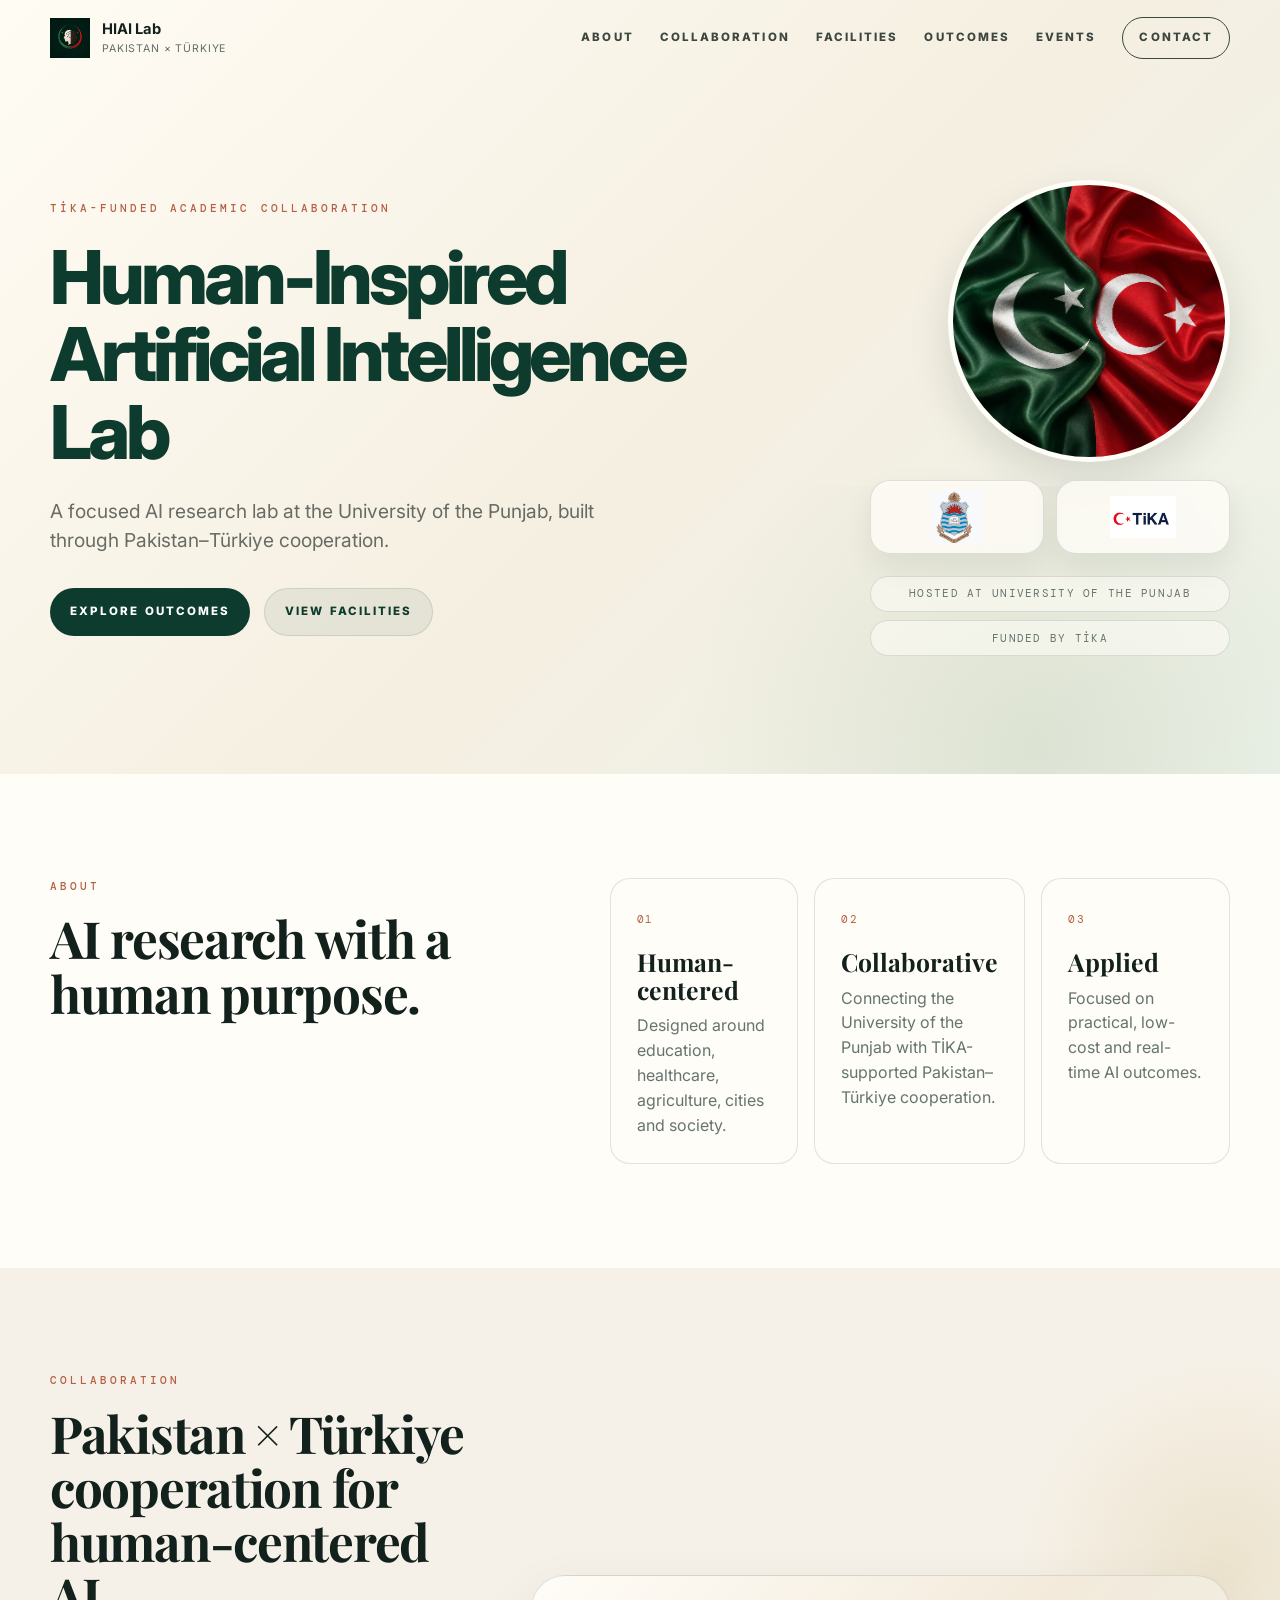
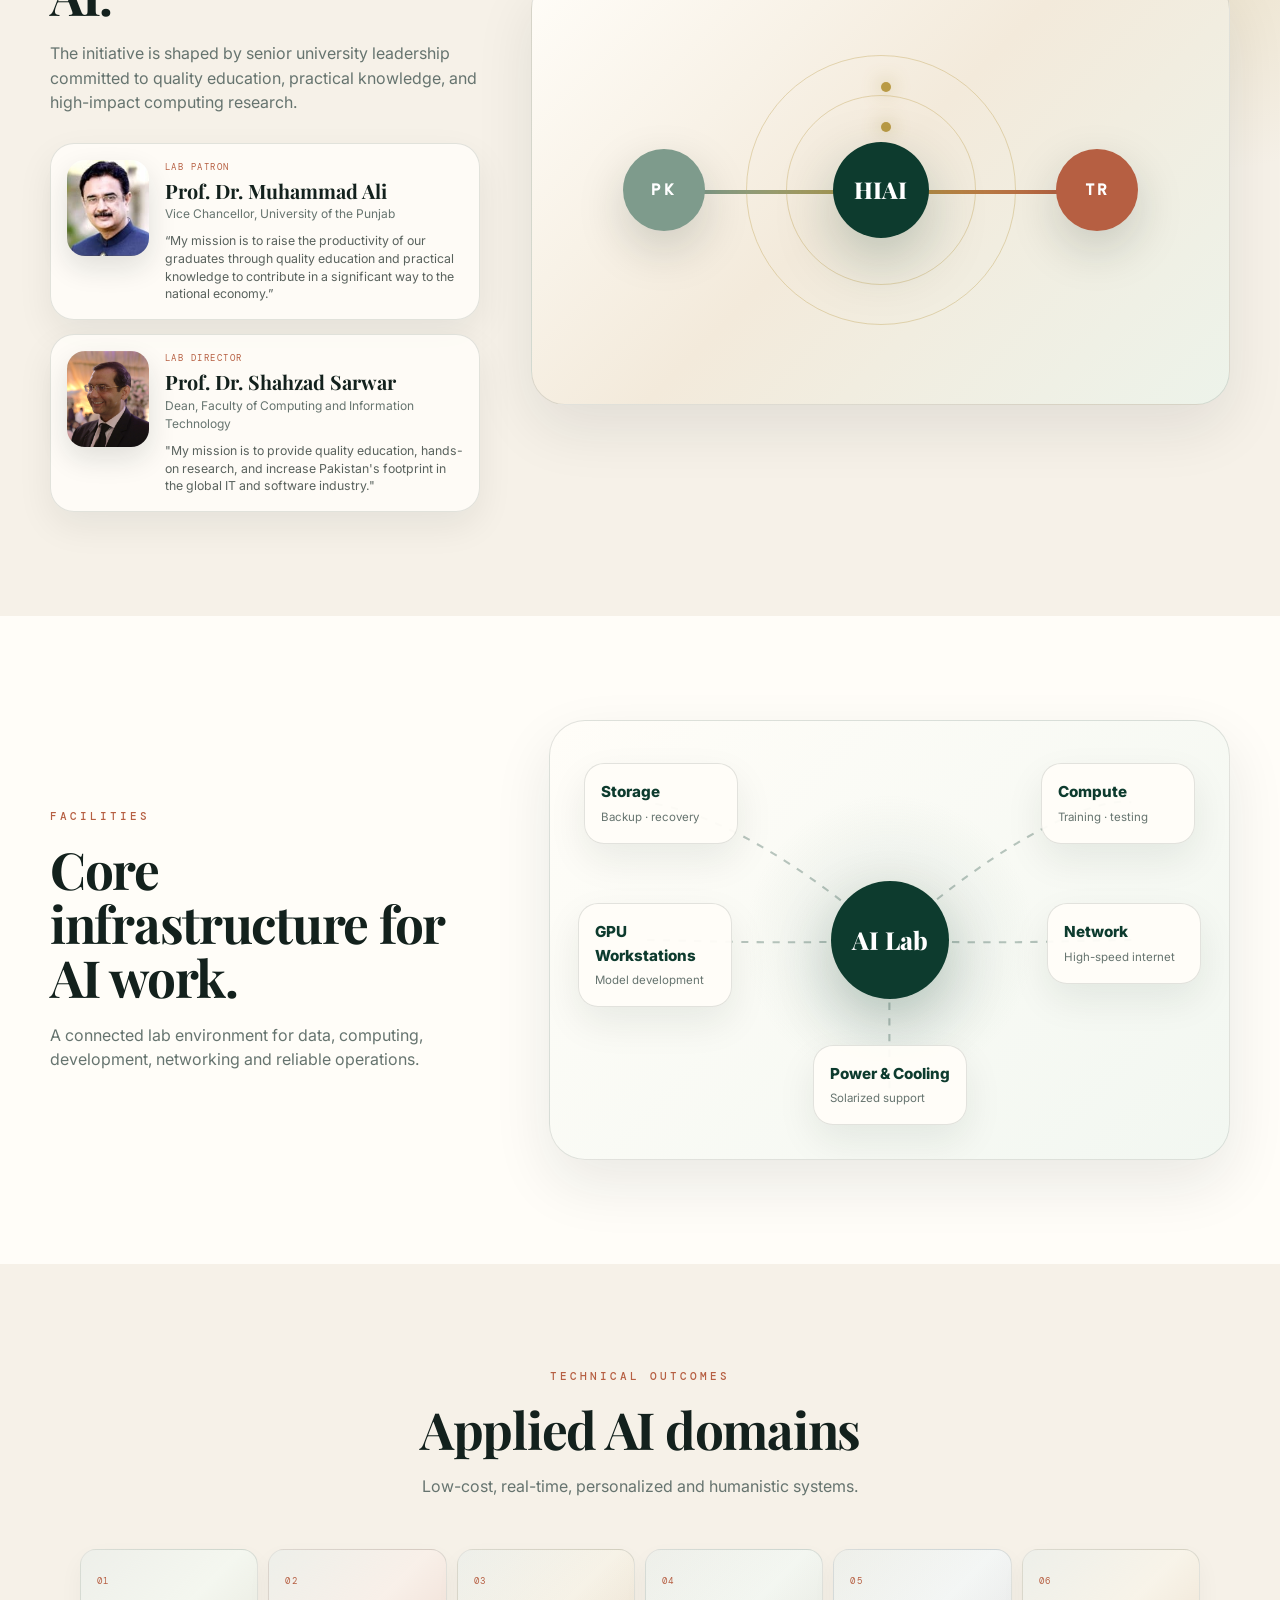
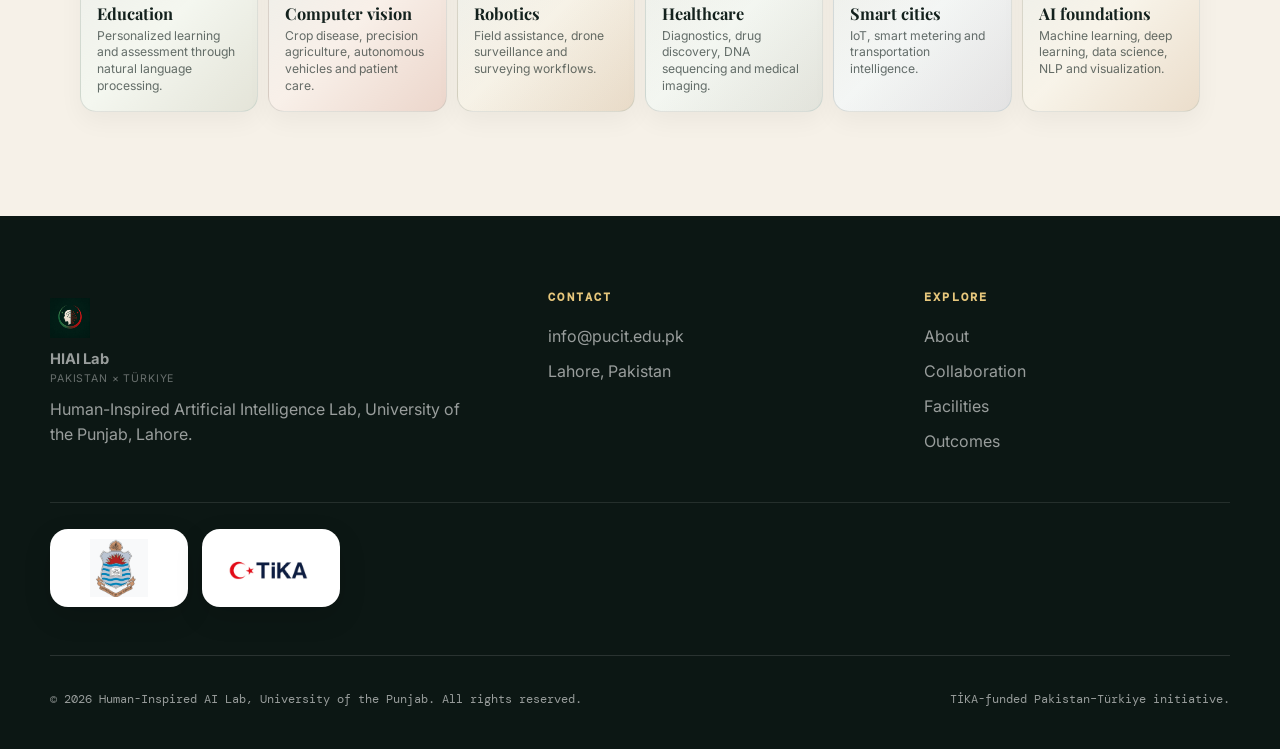
<file: index.html>
<!DOCTYPE html>
<html lang="en">
<head>
  <meta charset="UTF-8" />
  <meta name="viewport" content="width=device-width, initial-scale=1.0" />
  <meta name="description" content="Human-Inspired Artificial Intelligence Lab — a Pakistan–Türkiye collaboration at the University of the Punjab." />
  <title>HIAI Lab | FCIT</title>
  <link rel="preconnect" href="https://fonts.googleapis.com">
  <link rel="preconnect" href="https://fonts.gstatic.com" crossorigin>
  <link href="https://fonts.googleapis.com/css2?family=DM+Mono:wght@400;500&family=Inter:wght@300;400;500;600;700&family=Playfair+Display:wght@600;700;800&display=swap" rel="stylesheet">
  <link rel="stylesheet" href="styles.css" />
  <link rel="icon" type="image/jpeg" href="assets/hiai-logo.jpeg">
  <link rel="apple-touch-icon" href="assets/hiai-logo.jpeg">
</head>
<body>
  <a class="skip-link" href="#main">Skip to content</a>

  <header class="site-header" id="siteHeader">
    <div class="container header-inner">
     <a class="brand" href="#home" aria-label="HIAI Lab home">
  <img src="assets/hiai-logo.jpeg" alt="HIAI Lab logo" class="brand-mark-img" style="height: 40px; width: 40px; object-fit: contain;">
        <span class="brand-copy">
          <strong>HIAI Lab</strong>
          <small>Pakistan × Türkiye</small>
        </span>
      </a>

      <button class="menu-toggle" id="menuToggle" aria-controls="siteNav" aria-expanded="false">
        <span></span><span></span>
        <span class="sr-only">Toggle menu</span>
      </button>

      <nav class="site-nav" id="siteNav" aria-label="Main navigation">
        <a href="#about">About</a>
        <a href="#host">Collaboration</a>
        <a href="#facilities">Facilities</a>
        <a href="#outcomes">Outcomes</a>
        <a href="events.html" class="active">Events</a>
        <a href="#contact" class="nav-cta">Contact</a>
      </nav>
    </div>
  </header>

  <main id="main">
    <section class="hero" id="home" aria-labelledby="hero-title">
      <div class="container hero-inner">
        <div class="hero-copy reveal visible">
          <p class="eyebrow">TİKA-funded academic collaboration</p>
          <h1 id="hero-title">Human-Inspired Artificial Intelligence Lab</h1>
          <p class="hero-lead">A focused AI research lab at the University of the Punjab, built through Pakistan–Türkiye cooperation.</p>
          <div class="hero-actions">
            <a class="btn btn-primary" href="#outcomes">Explore outcomes</a>
            <a class="btn btn-soft" href="#facilities">View facilities</a>
          </div>

        </div>

        <aside class="hero-card reveal visible" aria-label="Pakistan and Türkiye collaboration image">
          <div class="hero-flag-circle">
            <img src="assets/pakistan-turkiye-flags.png" alt="Pakistan and Türkiye flags blended together" loading="eager">
          </div>
          <div class="hero-partner-logos" aria-label="Project partner logos">
            <div class="hero-logo-box">
              <img class="pu-logo" src="assets/pu-logo.png" alt="University of the Punjab logo">
            </div>
            <div class="hero-logo-box">
              <img class="tika-logo" src="assets/tika-logo.png" alt="TİKA logo">
            </div>
          </div>
          <div class="hero-mini-grid">
            <span>Hosted at University of the Punjab</span>
            <span>Funded by TİKA</span>
          </div>
        </aside>
      </div>
    </section>

    <section class="overview section-pad" id="about">
      <div class="container split">
        <div class="section-heading reveal">
          <p class="eyebrow">About</p>
          <h2>AI research with a human purpose.</h2>
        </div>
        <div class="overview-cards reveal">
          <article>
            <span>01</span>
            <h3>Human-centered</h3>
            <p>Designed around education, healthcare, agriculture, cities and society.</p>
          </article>
          <article>
            <span>02</span>
            <h3>Collaborative</h3>
            <p>Connecting the University of the Punjab with TİKA-supported Pakistan–Türkiye cooperation.</p>
          </article>
          <article>
            <span>03</span>
            <h3>Applied</h3>
            <p>Focused on practical, low-cost and real-time AI outcomes.</p>
          </article>
        </div>
      </div>
    </section>

    <section class="host-collab section-pad" id="host">
      <div class="container host-collab-grid">
        <div class="section-heading reveal collab-copy">
          <p class="eyebrow">Collaboration</p>
          <h2>Pakistan × Türkiye cooperation for human-centered AI.</h2>
          <p class="compact-copy">The initiative is shaped by senior university leadership committed to quality education, practical knowledge, and high-impact computing research.</p>

          <div class="leadership-grid">
            <article class="leadership-card">
              <img src="assets/vc-prof-muhammad-ali.jpeg" alt="Prof. Dr. Muhammad Ali, Vice Chancellor, University of the Punjab">
              <div>
                <span>Lab Patron</span>
                <h3>Prof. Dr. Muhammad Ali</h3>
                <p class="leader-role">Vice Chancellor, University of the Punjab</p>
                <blockquote>“My mission is to raise the productivity of our graduates through quality education and practical knowledge to contribute in a significant way to the national economy.”</blockquote>
              </div>
            </article>

            <article class="leadership-card">
              <img src="assets/dean-prof-shahzad-sarwar.png" alt="Prof. Dr. Shahzad Sarwar, Dean, Faculty of Computing and Information Technology">
              <div>
                <span>Lab Director</span>
                <h3>Prof. Dr. Shahzad Sarwar</h3>
                <p class="leader-role">Dean, Faculty of Computing and Information Technology</p>
                <blockquote> "My mission is to provide quality education, hands-on research, and increase Pakistan's footprint in the global IT and software industry."</blockquote>
              </div>
            </article>
          </div>
        </div>

        <div class="interactive-bridge reveal" aria-label="Pakistan and Türkiye collaboration graphic">
          <div class="bridge-orbit bridge-orbit-one"></div>
          <div class="bridge-orbit bridge-orbit-two"></div>
          <button class="country-node pk-node" type="button" data-target="pkPanel" aria-controls="pkPanel" aria-expanded="false">PK</button>
          <button class="country-node tr-node" type="button" data-target="trPanel" aria-controls="trPanel" aria-expanded="false">TR</button>
          <div class="bridge-path"></div>
          <div class="bridge-core">HIAI</div>

          <article class="bridge-detail pk-detail" id="pkPanel" data-panel="pkPanel">
            <span>Pakistan · PU</span>
            <h3>Host institution</h3>
            <div class="detail-facts">
              <strong>1882</strong><em>PU established</em>
              <strong>50K+</strong><em>PU students</em>
              <strong>19</strong><em>Faculties</em>
              <strong>90%</strong><em>Employability</em>
            </div>
          </article>

          <article class="bridge-detail tr-detail" id="trPanel" data-panel="trPanel">
            <span>Türkiye · TİKA</span>
            <h3>Cooperation support</h3>
            <div class="detail-facts">
              <strong>01</strong><em>Funding</em>
              <strong>02</strong><em>Training</em>
              <strong>03</strong><em>Mobility</em>
              <strong>04</strong><em>Research</em>
            </div>
          </article>
        </div>
      </div>
    </section>

    <section class="facilities section-pad" id="facilities">
      <div class="container infra-grid">
        <div class="section-heading reveal">
          <p class="eyebrow">Facilities</p>
          <h2>Core infrastructure for AI work.</h2>
          <p class="compact-copy">A connected lab environment for data, computing, development, networking and reliable operations.</p>
        </div>

        <div class="infra-diagram reveal" aria-label="Core infrastructure diagram">
          <div class="infra-center">AI Lab</div>
          <div class="infra-item item-storage"><span>Storage</span><small>Backup · recovery</small></div>
          <div class="infra-item item-server"><span>Compute</span><small>Training · testing</small></div>
          <div class="infra-item item-gpu"><span>GPU Workstations</span><small>Model development</small></div>
          <div class="infra-item item-network"><span>Network</span><small>High-speed internet</small></div>
          <div class="infra-item item-power"><span>Power & Cooling</span><small>Solarized support</small></div>
          <svg class="infra-lines" viewBox="0 0 640 420" aria-hidden="true">
            <path d="M320 210 C210 115 135 85 88 78" />
            <path d="M320 210 C430 110 520 72 552 78" />
            <path d="M320 210 C210 215 130 210 80 210" />
            <path d="M320 210 C430 215 500 210 560 210" />
            <path d="M320 210 C320 300 320 350 320 365" />
          </svg>
        </div>
      </div>
    </section>

    <section class="outcomes section-pad" id="outcomes">
      <div class="container">
        <div class="section-heading center reveal">
          <p class="eyebrow">Technical outcomes</p>
          <h2>Applied AI domains</h2>
          <p>Low-cost, real-time, personalized and humanistic systems.</p>
        </div>
        <div class="outcome-card-grid reveal" aria-label="Applied AI domains">
          <article class="outcome-card outcome-education">
            <span>01</span>
            <h3>Education</h3>
            <p>Personalized learning and assessment through natural language processing.</p>
          </article>
          <article class="outcome-card outcome-vision">
            <span>02</span>
            <h3>Computer vision</h3>
            <p>Crop disease, precision agriculture, autonomous vehicles and patient care.</p>
          </article>
          <article class="outcome-card outcome-robotics">
            <span>03</span>
            <h3>Robotics</h3>
            <p>Field assistance, drone surveillance and surveying workflows.</p>
          </article>
          <article class="outcome-card outcome-health">
            <span>04</span>
            <h3>Healthcare</h3>
            <p>Diagnostics, drug discovery, DNA sequencing and medical imaging.</p>
          </article>
          <article class="outcome-card outcome-cities">
            <span>05</span>
            <h3>Smart cities</h3>
            <p>IoT, smart metering and transportation intelligence.</p>
          </article>
          <article class="outcome-card outcome-foundations">
            <span>06</span>
            <h3>AI foundations</h3>
            <p>Machine learning, deep learning, data science, NLP and visualization.</p>
          </article>
        </div>      </div>
    </section>

  </main>

  <footer class="footer" id="contact">
    <div class="container footer-grid">
      <div>
       <a class="brand footer-brand" href="#home" aria-label="HIAI Lab home">
  <img src="assets/hiai-logo.jpeg" alt="HIAI Lab logo" class="brand-mark-img" style="height: 40px; width: 40px; object-fit: contain;">
          <span><strong>HIAI Lab</strong><small>Pakistan × Türkiye</small></span>
        </a>
        <p>Human-Inspired Artificial Intelligence Lab, University of the Punjab, Lahore.</p>
      </div>
      <div>
        <h4>Contact</h4>
        <a href="mailto:info@pucit.edu.pk">info@pucit.edu.pk</a>
        <span>Lahore, Pakistan</span>
      </div>
      <div>
        <h4>Explore</h4>
        <a href="#about">About</a>
        <a href="#host">Collaboration</a>
        <a href="#facilities">Facilities</a>
        <a href="#outcomes">Outcomes</a>
      </div>
    </div>
    <div class="container footer-logo-row" aria-label="Project logos">
      <span class="footer-logo-box"><img class="pu-logo" src="assets/pu-logo.png" alt="University of the Punjab logo"></span>
      <span class="footer-logo-box"><img class="tika-logo" src="assets/tika-logo.png" alt="TİKA logo"></span>
    </div>

    <div class="container footer-bottom">
      <span>© 2026 Human-Inspired AI Lab, University of the Punjab. All rights reserved.</span>
      <span>TİKA-funded Pakistan–Türkiye initiative.</span>
    </div>
  </footer>

  <script src="script.js"></script>
</body>
</html>
</file>
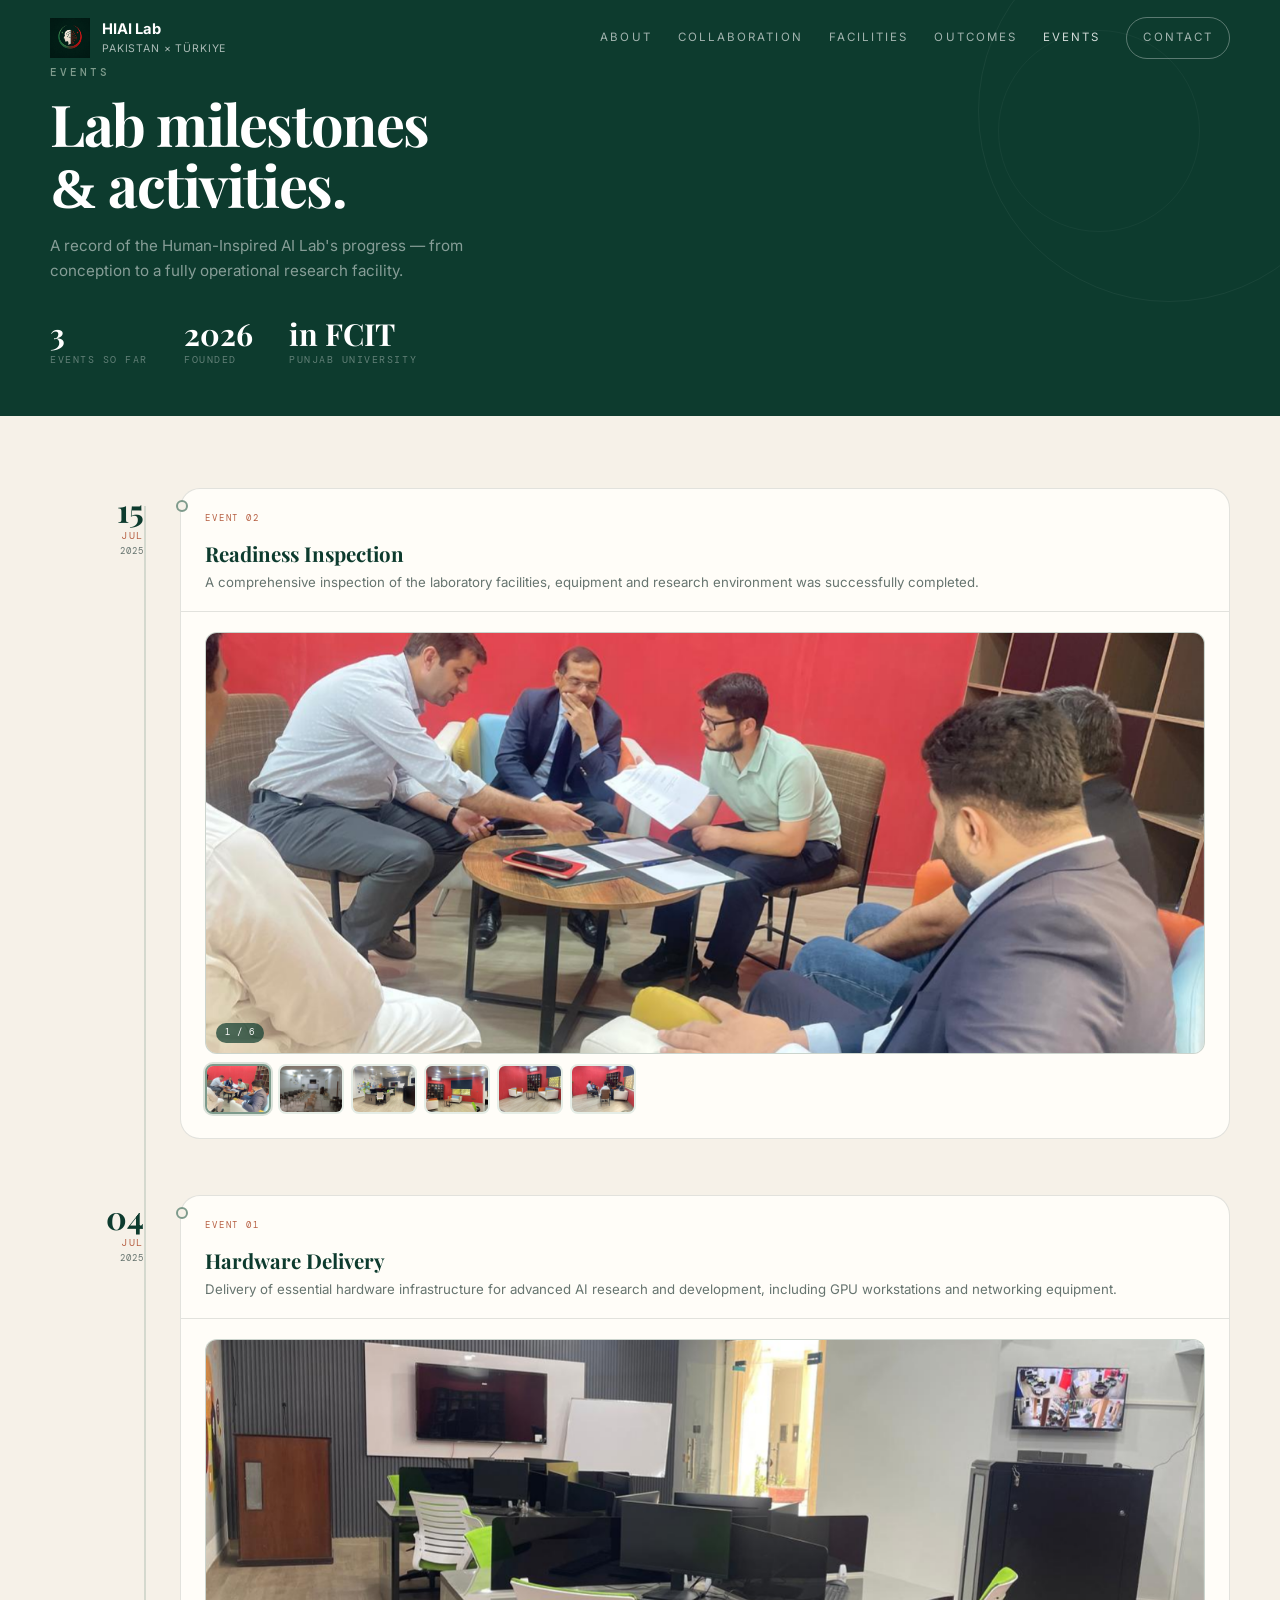
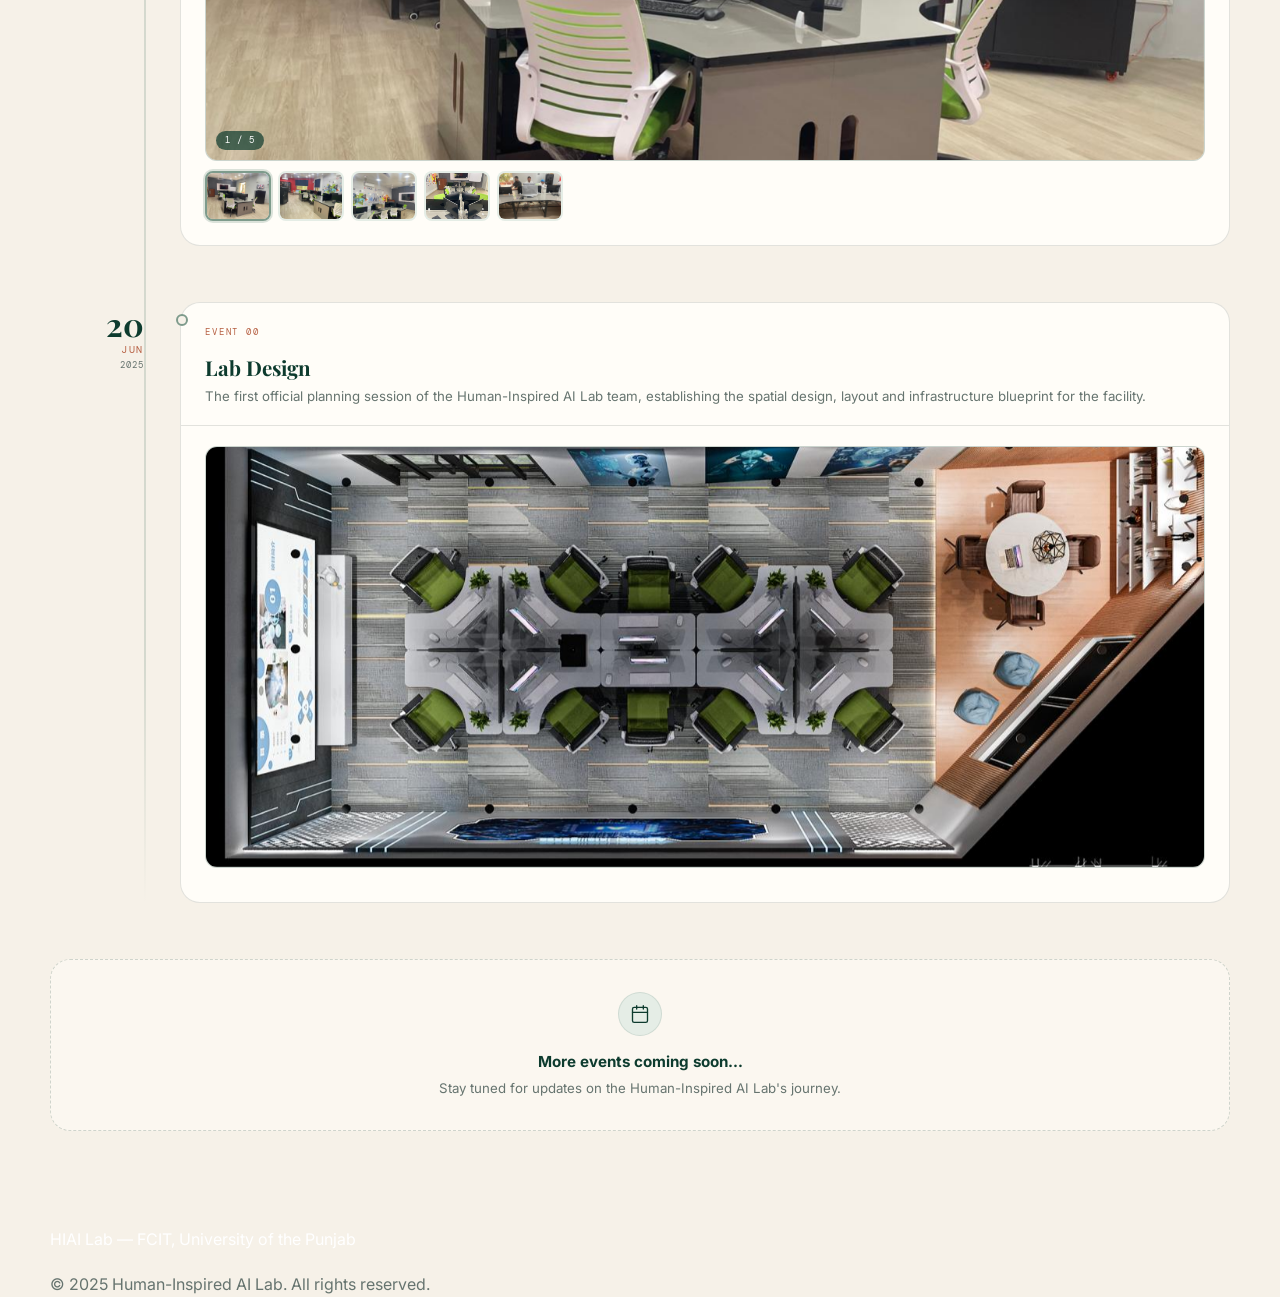
<file: events.html>
<!DOCTYPE html>
<html lang="en">
<head>
  <meta charset="UTF-8" />
  <meta name="viewport" content="width=device-width, initial-scale=1.0" />
  <meta name="description" content="Events and milestones of the Human-Inspired AI Lab at FCIT, University of the Punjab." />
  <title>Events | HIAI Lab</title>
  <link rel="preconnect" href="https://fonts.googleapis.com">
  <link rel="preconnect" href="https://fonts.gstatic.com" crossorigin>
  <link href="https://fonts.googleapis.com/css2?family=DM+Mono:wght@400;500&family=Inter:wght@300;400;500;600;700&family=Playfair+Display:wght@600;700;800&display=swap" rel="stylesheet">
  <link rel="stylesheet" href="styles.css" />
  <link rel="icon" type="image/jpeg" href="assets/hiai-logo.jpeg">
  <link rel="apple-touch-icon" href="assets/hiai-logo.jpeg">
  <style>
    /* ── Events page styles ── */

    .ev-hero {
      background: var(--forest);
       padding: 64px 0 48px;
      position: relative;
      overflow: hidden;
    }
    .ev-hero:after {
      content: "";
      position: absolute;
      right: -80px; top: -80px;
      width: 380px; height: 380px;
      border-radius: 50%;
      border: 1px solid rgba(255,255,255,.05);
      pointer-events: none;
    }
    .ev-hero:before {
      content: "";
      position: absolute;
      right: 80px; top: 30px;
      width: 200px; height: 200px;
      border-radius: 50%;
      border: 1px solid rgba(255,255,255,.04);
      pointer-events: none;
    }
    .ev-hero .eyebrow { color: var(--moss); }
    .ev-hero h1 {
      font-family: "Playfair Display", serif;
      font-size: clamp(2.4rem, 5vw, 3.6rem);
      font-weight: 700; color: #fff;
      line-height: 1.05; margin: 12px 0 14px;
      letter-spacing: -.025em;
    }
    .ev-hero-lead {
      color: rgba(255,255,255,.5);
      font-size: .95rem; max-width: 440px;
      line-height: 1.65; margin: 0;
    }
    .ev-stats {
      display: flex; gap: 36px;
      margin-top: 36px;
    }
    .ev-stat strong {
      display: block;
      font-family: "Playfair Display", serif;
      font-size: 1.9rem; font-weight: 700;
      color: #fff; line-height: 1;
    }
    .ev-stat span {
      font-family: "DM Mono", monospace;
      font-size: .6rem; letter-spacing: .16em;
      text-transform: uppercase;
      color: rgba(255,255,255,.35);
      margin-top: 3px; display: block;
    }

    /* ── Timeline ── */
    .ev-body {
      background: var(--bg);
      padding: 72px 0 96px;
    }
    .ev-timeline { position: relative; }
    .ev-timeline:before {
      content: "";
      position: absolute;
      left: 94px; top: 18px; bottom: 0;
      width: 1.5px;
      background: linear-gradient(to bottom, var(--moss) 0%, var(--moss) 88%, transparent 100%);
      opacity: .28;
    }

    .ev-item {
      display: grid;
      grid-template-columns: 94px 1fr;
      gap: 0 36px;
      margin-bottom: 56px;
      position: relative;
    }
    .ev-item:last-child { margin-bottom: 0; }

    /* Date column */
    .ev-date-col {
      padding-top: 6px;
      text-align: right;
      position: relative;
    }
    .ev-day {
      font-family: "Playfair Display", serif;
      font-size: 2rem; font-weight: 700;
      color: var(--forest); line-height: 1;
    }
    .ev-mon {
      font-family: "DM Mono", monospace;
      font-size: .6rem; letter-spacing: .18em;
      text-transform: uppercase; color: var(--clay);
      margin-top: 3px;
    }
    .ev-yr {
      font-family: "DM Mono", monospace;
      font-size: .58rem; letter-spacing: .1em;
      color: var(--muted);
    }
    .ev-dot {
      position: absolute;
      right: -44px; top: 12px;
      width: 12px; height: 12px;
      border-radius: 50%;
      background: var(--bg);
      border: 2px solid var(--moss);
      z-index: 2;
    }

    /* Card */
    .ev-card {
      background: var(--paper);
      border: 1px solid var(--line);
      border-radius: var(--radius);
      overflow: hidden;
      transition: box-shadow .2s ease;
    }
    .ev-card:hover { box-shadow: 0 16px 40px rgba(19,33,29,.08); }

    .ev-card-head {
      padding: 22px 24px 18px;
      border-bottom: 1px solid var(--line);
    }
    .ev-card-tag {
      font-family: "DM Mono", monospace;
      font-size: .58rem; letter-spacing: .2em;
      text-transform: uppercase; color: var(--clay);
      margin-bottom: 5px;
    }
    .ev-card-title {
      font-family: "Playfair Display", serif;
      font-size: 1.28rem; font-weight: 700;
      color: var(--forest); line-height: 1.15;
      margin-bottom: 6px;
    }
    .ev-card-desc {
      color: var(--muted);
      font-size: .83rem; line-height: 1.6;
      margin: 0;
    }

    /* Gallery area */
    .ev-gallery-wrap { padding: 20px 24px 24px; }

    /* Big featured image stage */
    .ev-stage {
      position: relative;
      width: 100%;
      border-radius: 12px;
      overflow: hidden;
      background: var(--sage);
      border: 1px solid var(--line);
      cursor: pointer;
      margin-bottom: 10px;
    }
    /* single-image cards: no pointer cursor */
    .ev-stage.no-advance { cursor: default; }

    /* to this */
    .ev-stage-inner {
      position: relative;
      width: 100%;
      aspect-ratio: 16 / 9;
      max-height: 420px;
    }
    .ev-slide {
      position: absolute; inset: 0;
      will-change: transform, opacity;
      transition: transform .5s cubic-bezier(.22,.68,0,1.15), opacity .4s ease;
    }
    .ev-slide img {
      width: 100%; height: 100%;
      object-fit: cover; display: block;
    }

    /* hover overlay */
    .ev-stage:hover .ev-stage-overlay { opacity: 1; }
    .ev-stage.no-advance:hover .ev-stage-overlay { opacity: 0; }
    .ev-stage-overlay {
      position: absolute; inset: 0;
      background: rgba(13,59,46,.1);
      opacity: 0; transition: .2s;
      display: flex; align-items: center; justify-content: center;
      z-index: 3;
    }
    .ev-stage-overlay span {
      font-family: "DM Mono", monospace;
      font-size: .58rem; letter-spacing: .18em;
      text-transform: uppercase;
      color: #fff;
      background: rgba(13,59,46,.6);
      padding: 6px 14px; border-radius: 999px;
    }

    /* counter + ba pill */
    .ev-stage-meta {
      position: absolute; bottom: 10px; left: 10px; right: 10px;
      display: flex; justify-content: space-between; align-items: flex-end;
      z-index: 4; pointer-events: none;
    }
    .ev-counter {
      font-family: "DM Mono", monospace;
      font-size: .54rem; letter-spacing: .12em;
      background: rgba(13,59,46,.7); color: #fff;
      padding: 3px 9px; border-radius: 999px;
    }
    .ev-ba-pill {
      font-family: "DM Mono", monospace;
      font-size: .5rem; letter-spacing: .13em;
      text-transform: uppercase;
      background: var(--clay); color: #fff;
      padding: 3px 9px; border-radius: 999px;
    }

    /* Thumbnail strip */
    .ev-thumbs {
      display: flex; gap: 7px; flex-wrap: wrap;
    }
    .ev-thumb {
      width: 66px; height: 50px;
      border-radius: 8px; overflow: hidden;
      border: 2px solid transparent;
      cursor: pointer; transition: .18s;
      background: var(--sage); flex-shrink: 0;
    }
    .ev-thumb:hover { border-color: var(--moss); opacity: .85; }
    .ev-thumb.active {
      border-color: var(--moss);
      box-shadow: 0 0 0 2px rgba(126,155,140,.28);
    }
    .ev-thumb img { width: 100%; height: 100%; object-fit: cover; display: block; }

    /* "More coming" footer card */
    .ev-more {
      border: 1px dashed rgba(13,59,46,.18);
      background: rgba(255,253,248,.5);
      border-radius: var(--radius);
      padding: 32px; text-align: center;
      margin-top: 56px;
    }
    .ev-more-icon {
      width: 44px; height: 44px; border-radius: 50%;
      background: var(--sage);
      border: 1px solid rgba(13,59,46,.1);
      display: grid; place-items: center;
      margin: 0 auto 14px;
    }
    .ev-more strong {
      display: block; color: var(--forest);
      font-size: .95rem; font-weight: 700;
      margin-bottom: 4px;
    }
    .ev-more p { color: var(--muted); font-size: .83rem; }

    /* ── Responsive ── */
    @media (max-width: 768px) {
      .ev-timeline:before { left: 72px; }
      .ev-item { grid-template-columns: 72px 1fr; gap: 0 24px; }
      .ev-dot { right: -34px; }
      .ev-day { font-size: 1.6rem; }
      .ev-stage-inner { aspect-ratio: 16 / 9; }
      .ev-stats { gap: 24px; }
    }
    @media (max-width: 480px) {
      .ev-hero { padding: 56px 0 48px; }
      .ev-timeline:before { display: none; }
      .ev-item { grid-template-columns: 1fr; gap: 12px 0; }
      .ev-date-col { text-align: left; display: flex; align-items: baseline; gap: 8px; }
      .ev-dot { display: none; }
      .ev-day { font-size: 1.4rem; }
      .ev-mon, .ev-yr { margin-top: 0; }
      .ev-stage-inner { aspect-ratio: 16 / 9; }
      .ev-thumb { width: 52px; height: 40px; }
      .ev-stats { flex-wrap: wrap; gap: 16px; }
    }

    .site-header:not(.scrolled) .site-nav a {
      color: rgba(255,255,255,.75);
      font-weight: 400;
    }
    .site-header:not(.scrolled) .site-nav a:hover,
    .site-header:not(.scrolled) .site-nav a.active {
      color: #fff;
    }
    .site-header:not(.scrolled) .brand-copy strong,
    .site-header:not(.scrolled) .brand-copy small {
      color: #fff;
    }
    .site-header:not(.scrolled) .nav-cta {
      border-color: rgba(255,255,255,.4);
      color: #fff;
    }
    
    @media (max-width: 768px) {
  .site-header:not(.scrolled) .site-nav {
    background: var(--forest);
  }
  .site-header:not(.scrolled) .menu-toggle span {
    background: #fff;
  }
}
  </style>
</head>
<body>
  <a class="skip-link" href="#main">Skip to content</a>

  <header class="site-header" id="siteHeader">
    <div class="container header-inner">
      <a class="brand" href="index.html" aria-label="HIAI Lab home">
        <img src="assets/hiai-logo.jpeg" alt="HIAI Lab logo" class="brand-mark-img" style="height:40px;width:40px;object-fit:contain;">
        <span class="brand-copy">
          <strong>HIAI Lab</strong>
          <small>Pakistan × Türkiye</small>
        </span>
      </a>

      <button class="menu-toggle" id="menuToggle" aria-controls="siteNav" aria-expanded="false">
        <span></span><span></span>
        <span class="sr-only">Toggle menu</span>
      </button>

      <nav class="site-nav" id="siteNav" aria-label="Main navigation">
        <a href="index.html#about">About</a>
        <a href="index.html#host">Collaboration</a>
        <a href="index.html#facilities">Facilities</a>
        <a href="index.html#outcomes">Outcomes</a>
        <a href="events.html" class="active">Events</a>
        <a href="index.html#contact" class="nav-cta">Contact</a>
      </nav>
    </div>
  </header>

  <main id="main">

    <!-- Hero strip -->
    <section class="ev-hero">
      <div class="container">
        <p class="eyebrow">Events</p>
        <h1>Lab milestones<br><span style="font-family: 'Times New Roman', Times, serif;">&amp;</span> activities.</h1>
        <p class="ev-hero-lead">A record of the Human-Inspired AI Lab's progress — from conception to a fully operational research facility.</p>
        <div class="ev-stats">
          <div class="ev-stat"><strong>3</strong><span>Events so far</span></div>
          <div class="ev-stat"><strong>2026</strong><span>Founded</span></div>
          <div class="ev-stat"><strong>in FCIT</strong><span>Punjab University</span></div>
        </div>
      </div>
    </section>

    <!-- Timeline -->
    <section class="ev-body">
      <div class="container">
        <div class="ev-timeline">

          <!-- ── EVENT 02 — Readiness Inspection ── -->
          <!--
            Images needed in assets/events/:
              readiness-main.jpg   — hero/featured image
              readiness-before.jpg — before state
              readiness-after.jpg  — after state
              readiness-img-1.jpg  — gallery extra 1
              readiness-img-2.jpg  — gallery extra 2
          -->
          <div class="ev-item reveal">
            <div class="ev-date-col">
              <div class="ev-day">15</div>
              <div class="ev-mon">Jul</div>
              <div class="ev-yr">2025</div>
              <div class="ev-dot"></div>
            </div>
            <article class="ev-card">
              <div class="ev-card-head">
                <p class="ev-card-tag">Event 02</p>
                <h2 class="ev-card-title">Readiness Inspection</h2>
                <p class="ev-card-desc">A comprehensive inspection of the laboratory facilities, equipment and research environment was successfully completed.</p>
              </div>
              <div class="ev-gallery-wrap">
                <div class="ev-stage" id="stage02" onclick="advance('g02')">
                  <div class="ev-stage-inner" id="si02">
                    <!-- slides injected by JS -->
                  </div>
                  <div class="ev-stage-overlay"><span>tap to advance →</span></div>
                  <div class="ev-stage-meta">
                    <span class="ev-counter" id="count02">1 / 6</span>
                    <span class="ev-ba-pill" id="bapill02" style="display:none;"></span>
                  </div>
                </div>
                <div class="ev-thumbs" id="thumbs02"></div>
              </div>
            </article>
          </div>

          <!-- ── EVENT 01 — Hardware Delivery ── -->
          <!--
            Images needed in assets/events/:
              hardware-img-1.jpg through hardware-img-6.jpg
            Add or remove <slide> entries in the JS galleries object below to match however many you have.
          -->
          <div class="ev-item reveal">
            <div class="ev-date-col">
              <div class="ev-day">04</div>
              <div class="ev-mon">Jul</div>
              <div class="ev-yr">2025</div>
              <div class="ev-dot"></div>
            </div>
            <article class="ev-card">
              <div class="ev-card-head">
                <p class="ev-card-tag">Event 01</p>
                <h2 class="ev-card-title">Hardware Delivery</h2>
                <p class="ev-card-desc">Delivery of essential hardware infrastructure for advanced AI research and development, including GPU workstations and networking equipment.</p>
              </div>
              <div class="ev-gallery-wrap">
                <div class="ev-stage" id="stage01" onclick="advance('g01')">
                  <div class="ev-stage-inner" id="si01">
                    <!-- slides injected by JS -->
                  </div>
                  <div class="ev-stage-overlay"><span>tap to advance →</span></div>
                  <div class="ev-stage-meta">
                    <span class="ev-counter" id="count01">1 / 5</span>
                  </div>
                </div>
                <div class="ev-thumbs" id="thumbs01"></div>
              </div>
            </article>
          </div>

          <!-- ── EVENT 00 — Lab Design ── -->
          <!--
            Images needed in assets/events/:
              design-main.jpg — single image, no gallery
          -->
          <div class="ev-item reveal">
            <div class="ev-date-col">
              <div class="ev-day">20</div>
              <div class="ev-mon">Jun</div>
              <div class="ev-yr">2025</div>
              <div class="ev-dot"></div>
            </div>
            <article class="ev-card">
              <div class="ev-card-head">
                <p class="ev-card-tag">Event 00</p>
                <h2 class="ev-card-title">Lab Design</h2>
                <p class="ev-card-desc">The first official planning session of the Human-Inspired AI Lab team, establishing the spatial design, layout and infrastructure blueprint for the facility.</p>
              </div>
              <div class="ev-gallery-wrap">
                <div class="ev-stage no-advance" id="stage00">
                  <div class="ev-stage-inner" id="si00">
                    <!-- single slide injected by JS -->
                  </div>
                </div>
              </div>
            </article>
          </div>

        </div><!-- /.ev-timeline -->

        <div class="ev-more reveal">
          <div class="ev-more-icon" aria-hidden="true">
            <svg width="20" height="20" viewBox="0 0 24 24" fill="none" stroke="#0D3B2E" stroke-width="1.6" stroke-linecap="round" stroke-linejoin="round">
              <rect x="3" y="4" width="18" height="18" rx="2"/>
              <line x1="16" y1="2" x2="16" y2="6"/>
              <line x1="8" y1="2" x2="8" y2="6"/>
              <line x1="3" y1="10" x2="21" y2="10"/>
            </svg>
          </div>
          <strong>More events coming soon…</strong>
          <p>Stay tuned for updates on the Human-Inspired AI Lab's journey.</p>
        </div>

      </div>
    </section>

  </main>

  <footer class="site-footer">
    <div class="container footer-inner">
      <p class="footer-brand">HIAI Lab — FCIT, University of the Punjab</p>
      <p class="footer-copy">&copy; 2025 Human-Inspired AI Lab. All rights reserved.</p>
    </div>
  </footer>

  <script src="script.js"></script>
  <script>
    /*
     * ── Gallery data ──────────────────────────────────────────────
     * Each entry in `slides` maps to one image.
     *   src  — path relative to events.html (assets/events/...)
     *   ba   — optional "Before" / "After" pill label
     *
     * TO ADD A NEW EVENT:
     *   1. Copy an ev-item block in the HTML, update dates/text/IDs
     *   2. Add a matching entry here in galleries{}
     *   3. Call setupGallery('gNN') at the bottom
     *   4. Drop images in assets/events/
     * ─────────────────────────────────────────────────────────────
     */
    const galleries = {
      g02: {
        stageInnerId: 'si02',
        counterId:    'count02',
        thumbsId:     'thumbs02',
        baPillId:     'bapill02',
        slides: [
          { src: 'assets/events/readiness-main.jpeg'   },
          { src: 'assets/events/readiness-before.jpeg', ba: 'Before' },
          { src: 'assets/events/readiness-after.jpeg',  ba: 'After'  },
          { src: 'assets/events/readiness-img-1.jpeg'  },
          { src: 'assets/events/readiness-img-2.jpeg'  },
          { src: 'assets/events/readiness-img-3.jpeg'  },
        ]
      },
      g01: {
        stageInnerId: 'si01',
        counterId:    'count01',
        thumbsId:     'thumbs01',
        baPillId:     null,
        slides: [
          { src: 'assets/events/hardware-img-1.jpeg' },
          { src: 'assets/events/hardware-img-2.jpeg' },
          { src: 'assets/events/hardware-img-3.jpeg' },
          { src: 'assets/events/hardware-img-4.jpeg' },
          { src: 'assets/events/hardware-img-5.jpeg' },
        ]
      },
      g00: {
        stageInnerId: 'si00',
        counterId:    null,
        thumbsId:     null,
        baPillId:     null,
        slides: [
          { src: 'assets/events/design-main.jpeg' }
        ]
      }
    };

    /* ── state ── */
    const gState = {};

    /* ── render: show slide at idx, animate in direction dir (1=forward, -1=back) ── */
    function render(gid, idx, dir) {
      const g   = galleries[gid];
      const s   = gState[gid];
      const inner = document.getElementById(g.stageInnerId);
      const slides = inner.querySelectorAll('.ev-slide');

      slides.forEach((sl, i) => {
        if (i === idx) {
          sl.style.opacity   = '1';
          sl.style.transform = 'translateY(0)';
          sl.style.zIndex    = '2';
        } else {
          sl.style.opacity   = '0';
          sl.style.transform = dir >= 0 ? 'translateY(-22px)' : 'translateY(22px)';
          sl.style.zIndex    = '1';
        }
      });

      if (g.counterId)
        document.getElementById(g.counterId).textContent = (idx + 1) + ' / ' + g.slides.length;

      if (g.baPillId) {
        const pill = document.getElementById(g.baPillId);
        const ba   = g.slides[idx].ba;
        pill.textContent    = ba || '';
        pill.style.display  = ba ? 'inline-block' : 'none';
      }

      if (g.thumbsId) {
        document.getElementById(g.thumbsId)
          .querySelectorAll('.ev-thumb')
          .forEach((t, i) => t.classList.toggle('active', i === idx));
      }

      s.current = idx;
    }

    /* ── advance: called by onclick on the stage, goes to next slide ── */
    function advance(gid) {
      const g = galleries[gid];
      const s = gState[gid];
      if (s.animating || g.slides.length <= 1) return;
      s.animating = true;
      const next = (s.current + 1) % g.slides.length;
      render(gid, next, 1);
      setTimeout(() => s.animating = false, 520);
    }

    /* ── jumpTo: called by thumbnail click ── */
    function jumpTo(gid, idx) {
      const s = gState[gid];
      if (s.animating) return;
      s.animating = true;
      const dir = idx >= s.current ? 1 : -1;
      render(gid, idx, dir);
      setTimeout(() => s.animating = false, 520);
    }

    /* ── setupGallery: build DOM + bind events for one gallery ── */
    function setupGallery(gid) {
      const g     = galleries[gid];
      const inner = document.getElementById(g.stageInnerId);
      gState[gid] = { current: 0, animating: false };

      /* build slides */
      g.slides.forEach((sl, i) => {
        const div = document.createElement('div');
        div.className     = 'ev-slide';
        div.style.opacity = i === 0 ? '1' : '0';
        div.style.transform = i === 0 ? 'translateY(0)' : 'translateY(22px)';
        div.style.zIndex    = i === 0 ? '2' : '1';
        const img   = document.createElement('img');
        img.src     = sl.src;
        img.alt     = sl.ba ? sl.ba + ' photo' : 'Event photo';
        img.loading = 'lazy';
        div.appendChild(img);
        inner.appendChild(div);
      });

      /* build thumbnails */
      if (g.thumbsId && g.slides.length > 1) {
        const thumbsEl = document.getElementById(g.thumbsId);
        g.slides.forEach((sl, i) => {
          const t   = document.createElement('div');
          t.className = 'ev-thumb' + (i === 0 ? ' active' : '');
          const img = document.createElement('img');
          img.src     = sl.src;
          img.alt     = 'Thumbnail ' + (i + 1);
          img.loading = 'lazy';
          t.appendChild(img);
          t.addEventListener('click', (e) => {
            e.stopPropagation();
            jumpTo(gid, i);
          });
          thumbsEl.appendChild(t);
        });
      }
    }

    /* ── init all galleries ── */
    setupGallery('g02');
    setupGallery('g01');
    setupGallery('g00');
  </script>
</body>
</html>
</file>
<file: styles.css>
@import url('https://fonts.googleapis.com/css2?family=Playfair+Display:wght@600;700;800&family=Inter:wght@300;400;500;600;700&family=DM+Mono:wght@400;500&display=swap');
:root{
  --bg:#F6F1E8;
  --paper:#FFFDF8;
  --ink:#13211D;
  --muted:#66746F;
  --forest:#0D3B2E;
  --moss:#7E9B8C;
  --clay:#B65F42;
  --sage:#E5EDE6;
  --slate:#18374A;
  --gold:#B99A45;
  --line:rgba(19,33,29,.12);
  --shadow:0 24px 60px rgba(19,33,29,.09);
  --radius:20px;
  --container:1180px;
}
*{box-sizing:border-box}
html{scroll-behavior:smooth}
body{margin:0;background:var(--bg);color:var(--ink);font-family:Inter,system-ui,-apple-system,BlinkMacSystemFont,"Segoe UI",sans-serif;line-height:1.55}
body.menu-open{overflow:hidden}a{color:inherit;text-decoration:none}img{display:block;max-width:100%}button{font:inherit}.container{width:min(calc(100% - 40px),var(--container));margin-inline:auto}.skip-link{position:absolute;left:-999px;top:12px;background:var(--paper);padding:.75rem 1rem;z-index:9999}.skip-link:focus{left:12px}.sr-only{position:absolute;width:1px;height:1px;padding:0;margin:-1px;overflow:hidden;clip:rect(0 0 0 0);white-space:nowrap;border:0}
.site-header{position:fixed;inset:0 0 auto;z-index:100;color:var(--ink);transition:.3s ease}.site-header.scrolled,.site-header.menu-active{background:rgba(255,253,248,.95);backdrop-filter:blur(16px);box-shadow:0 1px 0 var(--line)}.header-inner{height:76px;display:flex;align-items:center;justify-content:space-between;gap:28px}.brand{display:inline-flex;align-items:center;gap:12px}.brand-mark{width:36px;height:36px;border-radius:50%;display:grid;place-items:center;background:linear-gradient(135deg,var(--forest),var(--moss));position:relative;box-shadow:0 8px 28px rgba(13,59,46,.2)}.brand-mark span:first-child{width:13px;height:13px;background:var(--clay);border-radius:50%;position:absolute;left:9px;top:10px}.brand-mark span:last-child{width:13px;height:13px;background:#fff;border-radius:50%;position:absolute;right:9px;bottom:10px;opacity:.9}.brand strong{display:block;font-size:.92rem}.brand small{display:block;font-size:.66rem;opacity:.65;letter-spacing:.08em;text-transform:uppercase}.site-nav{display:flex;align-items:center;gap:26px}.site-nav a{font-size:.72rem;letter-spacing:.18em;text-transform:uppercase;font-weight:800;opacity:.82}.site-nav a:hover{opacity:1}.nav-cta{padding:.7rem 1rem;border:1px solid currentColor;border-radius:999px}.menu-toggle{display:none;background:transparent;border:0;color:inherit;width:42px;height:42px}.menu-toggle span:not(.sr-only){display:block;width:24px;height:2px;background:currentColor;margin:6px auto;border-radius:99px}
.hero{min-height:86vh;display:flex;align-items:center;background:linear-gradient(135deg,#FFFCF4 0%,#F5EFE1 54%,#EDF3EA 100%);overflow:hidden;position:relative}.hero:before{content:"";position:absolute;inset:auto -20% -30% 42%;height:520px;background:radial-gradient(circle,rgba(104,136,87,.14),transparent 64%)}.hero-inner{position:relative;z-index:1;padding:148px 0 86px;display:grid;grid-template-columns:minmax(0,760px) minmax(280px,340px);gap:clamp(34px,5vw,72px);align-items:center}.eyebrow{font-family:"DM Mono",monospace;font-size:.7rem;letter-spacing:.27em;text-transform:uppercase;color:var(--clay);font-weight:500}.eyebrow.light{color:#E7C77C}.hero h1{font-family:"Inter",sans-serif;font-size:clamp(2.8rem,5.8vw,5.7rem);line-height:1.04;letter-spacing:-.055em;margin:22px 0 26px;max-width:760px;font-weight:800;color:var(--forest)}.hero-lead{font-size:clamp(1.02rem,1.6vw,1.2rem);max-width:590px;color:rgba(33,40,35,.67);margin:0 0 32px}.hero-actions{display:flex;flex-wrap:wrap;gap:14px}.btn{display:inline-flex;align-items:center;justify-content:center;min-height:48px;padding:0 1.25rem;border-radius:999px;font-size:.72rem;letter-spacing:.18em;text-transform:uppercase;font-weight:800;transition:.2s ease}.btn:hover{transform:translateY(-2px)}.btn-primary{background:var(--forest);color:#fff}.btn-soft{background:rgba(13,59,46,.07);border:1px solid rgba(13,59,46,.12);color:var(--forest)}.hero-card{justify-self:end;width:320px}.hero-flag-circle{width:clamp(190px,22vw,300px);aspect-ratio:1/1;border-radius:50%;overflow:hidden;background:var(--paper);padding:5px;box-shadow:0 18px 42px rgba(19,33,29,.13);margin-left:auto}.hero-flag-circle img{width:100%;height:100%;object-fit:cover;object-position:54% center;border-radius:50%}.hero-mini-grid{display:grid;gap:8px;margin-top:22px}.hero-mini-grid span{display:block;border:1px solid var(--line);background:rgba(255,253,248,.55);border-radius:999px;padding:.55rem .8rem;text-align:center;font-family:"DM Mono",monospace;font-size:.67rem;text-transform:uppercase;letter-spacing:.12em;color:var(--muted)}
.section-pad{padding:104px 0}.split{display:grid;grid-template-columns:.88fr 1.12fr;gap:72px;align-items:start}.section-heading h2{font-family:"Playfair Display",serif;font-size:clamp(2.25rem,4vw,4.1rem);line-height:1.06;letter-spacing:-.025em;margin:16px 0 0}.section-heading.center{text-align:center;max-width:760px;margin:0 auto 50px}.section-heading.center p:not(.eyebrow){max-width:560px;margin:18px auto 0;color:var(--muted)}.light-text h2,.light-text p{color:#fff}.light-text p:not(.eyebrow){color:rgba(255,255,255,.68)}
.overview{background:var(--paper)}.overview-cards,.feature-grid,.facility-cards,.domain-grid,.impact-grid{display:grid;gap:16px}.overview-cards{grid-template-columns:repeat(3,1fr)}.overview-cards article,.feature-grid article,.facility-cards article,.domain-grid article{background:var(--paper);border:1px solid var(--line);border-radius:var(--radius);padding:26px;transition:.2s ease}.overview-cards article:hover,.feature-grid article:hover,.facility-cards article:hover,.domain-grid article:hover{transform:translateY(-3px);box-shadow:var(--shadow)}.overview-cards span,.domain-grid span,.facility-cards span{font-family:"DM Mono",monospace;font-size:.68rem;letter-spacing:.16em;text-transform:uppercase;color:var(--clay)}h3{font-family:"Playfair Display",serif;font-size:1.55rem;line-height:1.12;margin:18px 0 10px}p{color:var(--muted);margin:0}.host{background:var(--bg)}.stats-grid{display:grid;grid-template-columns:repeat(6,1fr);gap:1px;background:var(--line);border:1px solid var(--line);border-radius:var(--radius);overflow:hidden}.stats-grid article{background:var(--paper);padding:24px 18px}.stats-grid strong{font-family:"Playfair Display",serif;font-size:2rem;color:var(--forest);display:block;line-height:1}.stats-grid span{display:block;margin-top:10px;font-family:"DM Mono",monospace;text-transform:uppercase;letter-spacing:.12em;font-size:.63rem;color:var(--muted)}.feature-grid{grid-template-columns:repeat(3,1fr);margin-top:18px}.feature-grid ul{margin:18px 0 0;padding:0;list-style:none;display:grid;gap:10px}.feature-grid li{color:var(--muted);font-size:.95rem}.feature-grid li:before{content:"";display:inline-block;width:7px;height:7px;background:var(--moss);border-radius:50%;margin-right:9px}.collaboration,.impact{background:var(--forest);color:#fff;position:relative;overflow:hidden}.collaboration:before,.impact:before{content:"";position:absolute;inset:0;background-image:radial-gradient(rgba(255,255,255,.10) 1px,transparent 1px);background-size:28px 28px;opacity:.10}.collaboration .container,.impact .container{position:relative}.collab-layout{display:grid;grid-template-columns:minmax(0,540px) minmax(260px,430px);gap:clamp(36px,8vw,120px);align-items:center}.collab-layout .section-heading{margin:0;text-align:left}.collab-layout .section-heading p:not(.eyebrow){max-width:420px;margin-top:18px}.collab-visual{height:320px;position:relative;border:1px solid rgba(255,255,255,.14);border-radius:32px;background:linear-gradient(135deg,rgba(255,255,255,.08),rgba(255,255,255,.035));box-shadow:inset 0 1px 0 rgba(255,255,255,.12)}.flag-node{position:absolute;width:74px;height:74px;border-radius:50%;display:grid;place-items:center;font-family:"DM Mono",monospace;font-size:.78rem;letter-spacing:.16em;font-weight:700;color:#fff;z-index:2;box-shadow:0 18px 45px rgba(0,0,0,.22)}.node-pk{left:54px;top:124px;background:var(--moss)}.node-tr{right:54px;top:124px;background:var(--clay)}.bridge-line{position:absolute;left:118px;right:118px;top:160px;height:2px;background:linear-gradient(90deg,var(--moss),#E7C77C,var(--clay));opacity:.9}.center-chip{position:absolute;left:50%;top:50%;transform:translate(-50%,-50%);width:92px;height:92px;border-radius:50%;display:grid;place-items:center;background:#E7C77C;color:var(--forest);font-family:"Playfair Display",serif;font-size:1.45rem;font-weight:800;box-shadow:0 18px 55px rgba(0,0,0,.22);z-index:3}.orbit{position:absolute;left:50%;top:50%;border:1px solid rgba(231,199,124,.34);border-radius:50%;transform:translate(-50%,-50%);animation:spin 16s linear infinite}.orbit-one{width:170px;height:170px}.orbit-two{width:235px;height:235px;animation-duration:24s;animation-direction:reverse}.orbit:after{content:"";position:absolute;top:18px;left:50%;width:9px;height:9px;border-radius:50%;background:#E7C77C;box-shadow:0 0 18px rgba(231,199,124,.7)}@keyframes spin{to{transform:translate(-50%,-50%) rotate(360deg)}}
.facilities{background:var(--paper)}.facility-cards{grid-template-columns:repeat(2,1fr)}.facility-cards article:nth-child(5){grid-column:1/-1}.outcomes{background:var(--bg)}.domain-grid{grid-template-columns:repeat(3,1fr)}.impact-grid{grid-template-columns:repeat(3,1fr)}.impact-grid article{background:rgba(255,255,255,.08);border:1px solid rgba(255,255,255,.15);border-radius:var(--radius);padding:24px;font-weight:700;color:rgba(255,255,255,.86)}.focal-person{margin:32px auto 0;text-align:center;color:rgba(255,255,255,.7);max-width:720px}
.footer{background:#0C1714;color:#fff;padding:72px 0 30px}.footer-grid{display:grid;grid-template-columns:1.4fr 1fr 1fr;gap:70px}.footer p,.footer a,.footer span{color:rgba(255,255,255,.58)}.footer h4{font-family:"DM Mono",monospace;letter-spacing:.18em;text-transform:uppercase;font-size:.75rem;color:#E7C77C;margin:0 0 18px}.footer a,.footer span{display:block;margin:10px 0}.footer-brand{color:#fff;margin-bottom:20px}.footer-bottom{border-top:1px solid rgba(255,255,255,.12);margin-top:48px;padding-top:24px;display:flex;justify-content:space-between;gap:20px;font-size:.78rem;font-family:"DM Mono",monospace}
.reveal{opacity:0;transform:translateY(24px);transition:opacity .7s ease,transform .7s ease}.reveal.visible{opacity:1;transform:none}
@media (max-width:980px){.menu-toggle{display:block}.site-nav{position:fixed;inset:76px 0 auto;background:var(--paper);display:none;flex-direction:column;align-items:stretch;padding:14px 20px 24px;box-shadow:0 24px 60px rgba(0,0,0,.12)}.site-nav.open{display:flex}.site-nav a{padding:14px 0;border-bottom:1px solid var(--line)}.nav-cta{text-align:center}.hero-inner,.split{grid-template-columns:1fr}.hero-card{justify-self:start;width:auto;display:flex;align-items:center;gap:22px}.hero-flag-circle{width:190px;margin:0}.collab-visual{height:280px}.node-pk{left:34px}.node-tr{right:34px}.hero-mini-grid{margin-top:0;min-width:190px}.overview-cards,.feature-grid,.facility-cards,.domain-grid,.impact-grid,.collab-grid,.collab-layout{grid-template-columns:1fr}.stats-grid{grid-template-columns:repeat(3,1fr)}.footer-grid{grid-template-columns:1fr}}
@media (max-width:640px){.container{width:min(calc(100% - 28px),var(--container))}.header-inner{height:68px}.site-nav{inset:68px 0 auto}.section-pad{padding:76px 0}.hero{min-height:auto}.hero-inner{padding:124px 0 62px}.hero h1{font-size:clamp(3rem,14vw,4.5rem)}.hero-actions .btn{width:100%}.hero-card{display:block}.hero-flag-circle{width:170px}.hero-mini-grid{margin-top:16px}.stats-grid{grid-template-columns:repeat(2,1fr)}.footer-bottom{flex-direction:column}.section-heading.center{text-align:left;margin-left:0}.section-heading h2{font-size:2.35rem}}
@media (prefers-reduced-motion:reduce){*{scroll-behavior:auto!important;transition:none!important;animation:none!important}.reveal{opacity:1;transform:none}}

/* Interactive merged host + collaboration section */
.host-collab{background:var(--paper);position:relative;overflow:hidden}.host-collab:before{content:"";position:absolute;right:-160px;top:80px;width:430px;height:430px;border-radius:50%;background:radial-gradient(circle,rgba(126,155,140,.22),transparent 68%)}.host-collab-grid{display:grid;grid-template-columns:.8fr .9fr 1.15fr;gap:clamp(28px,4vw,58px);align-items:center}.compact-copy{max-width:520px;margin-top:18px;color:var(--muted)}.interactive-bridge{position:relative;min-height:360px;border:1px solid var(--line);border-radius:34px;background:linear-gradient(135deg,#fffdf8 0%,#f0f5ef 100%);box-shadow:var(--shadow);overflow:hidden}.bridge-path{position:absolute;left:23%;right:23%;top:50%;height:4px;border-radius:99px;background:linear-gradient(90deg,var(--moss),var(--gold),var(--clay));animation:bridgeGlow 2.5s ease-in-out infinite}.country-node{position:absolute;z-index:4;width:82px;height:82px;border-radius:50%;border:0;color:#fff;font-family:"DM Mono",monospace;font-weight:800;letter-spacing:.16em;cursor:pointer;box-shadow:0 18px 48px rgba(19,33,29,.18);transition:.25s ease}.country-node:hover,.country-node.active{transform:translateY(-5px) scale(1.04)}.country-node.pk-node{left:13%;top:calc(50% - 41px);background:var(--moss)}.country-node.tr-node{right:13%;top:calc(50% - 41px);background:var(--clay)}.bridge-core{position:absolute;z-index:3;left:50%;top:50%;transform:translate(-50%,-50%);width:96px;height:96px;border-radius:50%;display:grid;place-items:center;background:var(--forest);color:#fff;font-family:"Playfair Display",serif;font-weight:800;font-size:1.45rem;box-shadow:0 22px 58px rgba(13,59,46,.25)}.bridge-orbit{position:absolute;left:50%;top:50%;border:1px solid rgba(185,154,69,.35);border-radius:50%;transform:translate(-50%,-50%);animation:spin 18s linear infinite}.bridge-orbit-one{width:190px;height:190px}.bridge-orbit-two{width:270px;height:270px;animation-duration:28s;animation-direction:reverse}.bridge-orbit:after{content:"";position:absolute;top:26px;left:50%;width:10px;height:10px;border-radius:50%;background:var(--gold);box-shadow:0 0 18px rgba(185,154,69,.72)}@keyframes bridgeGlow{0%,100%{opacity:.55;transform:scaleX(.86)}50%{opacity:1;transform:scaleX(1)}}.country-panels{display:grid;position:relative;min-height:430px}.country-panel{grid-area:1/1;background:var(--bg);border:1px solid var(--line);border-radius:34px;padding:32px;box-shadow:var(--shadow);opacity:0;transform:translateY(16px) scale(.98);pointer-events:none;transition:.28s ease}.country-panel.active{opacity:1;transform:none;pointer-events:auto}.country-panel span{font-family:"DM Mono",monospace;color:var(--clay);font-size:.7rem;letter-spacing:.18em;text-transform:uppercase}.country-panel h3{font-size:2rem;margin:16px 0 24px}.quick-facts{display:grid;grid-template-columns:repeat(2,1fr);gap:12px;margin-bottom:24px}.quick-facts b{display:block;font-family:"Playfair Display",serif;font-size:1.55rem;color:var(--forest);line-height:1}.quick-facts em{display:block;font-style:normal;color:var(--muted);font-size:.78rem}.soft-list b{color:var(--clay)}

/* Diagram-based facilities section */
.infra-grid{display:grid;grid-template-columns:.78fr 1.22fr;gap:clamp(34px,5vw,70px);align-items:center}.infra-diagram{min-height:440px;position:relative;border:1px solid var(--line);border-radius:36px;background:radial-gradient(circle at center,rgba(126,155,140,.18),transparent 36%),linear-gradient(135deg,#fffdf8,#f2f7f1);box-shadow:var(--shadow);overflow:hidden}.infra-lines{position:absolute;inset:0;width:100%;height:100%;z-index:1}.infra-lines path{fill:none;stroke:rgba(13,59,46,.28);stroke-width:2;stroke-dasharray:7 8;animation:dashMove 4s linear infinite}.infra-center{position:absolute;z-index:3;left:50%;top:50%;transform:translate(-50%,-50%);width:118px;height:118px;border-radius:50%;display:grid;place-items:center;background:var(--forest);color:#fff;font-family:"Playfair Display",serif;font-size:1.55rem;font-weight:800;box-shadow:0 24px 58px rgba(13,59,46,.24)}.infra-item{position:absolute;z-index:4;width:154px;min-height:74px;background:rgba(255,253,248,.95);border:1px solid var(--line);border-radius:20px;padding:16px;box-shadow:0 16px 38px rgba(19,33,29,.08);transition:.25s ease}.infra-item:hover{transform:translateY(-6px);box-shadow:var(--shadow)}.infra-item span{display:block;font-weight:800;color:var(--forest);font-size:.95rem}.infra-item small{display:block;margin-top:5px;color:var(--muted);font-size:.72rem}.item-storage{left:34px;top:42px}.item-server{right:34px;top:42px}.item-gpu{left:28px;top:calc(50% - 37px)}.item-network{right:28px;top:calc(50% - 37px)}.item-power{left:50%;bottom:34px;transform:translateX(-50%)}.item-power:hover{transform:translateX(-50%) translateY(-6px)}@keyframes dashMove{to{stroke-dashoffset:-80}}

/* Interactive impact board */
.impact-layout{position:relative}.impact-board{display:grid;grid-template-columns:minmax(280px,520px) minmax(260px,440px);gap:clamp(30px,5vw,72px);align-items:center;margin-top:48px}.impact-radar{height:430px;position:relative;border:1px solid rgba(255,255,255,.14);border-radius:36px;background:radial-gradient(circle,rgba(255,255,255,.1),transparent 46%);overflow:hidden}.impact-radar:before,.impact-radar:after{content:"";position:absolute;left:50%;top:50%;transform:translate(-50%,-50%);border:1px solid rgba(231,199,124,.22);border-radius:50%}.impact-radar:before{width:260px;height:260px}.impact-radar:after{width:360px;height:360px}.radar-core{position:absolute;left:50%;top:50%;transform:translate(-50%,-50%);width:118px;height:118px;border-radius:50%;display:grid;place-items:center;background:#E7C77C;color:var(--forest);font-family:"Playfair Display",serif;font-size:1.45rem;font-weight:800;z-index:2}.impact-point{position:absolute;left:var(--x);top:var(--y);transform:translate(-50%,-50%);z-index:3;border:1px solid rgba(255,255,255,.18);background:rgba(255,255,255,.08);color:#fff;border-radius:999px;padding:.65rem .85rem;font-size:.7rem;font-weight:800;letter-spacing:.08em;cursor:pointer;transition:.25s ease;white-space:nowrap}.impact-point:hover,.impact-point.active{background:#E7C77C;color:var(--forest);transform:translate(-50%,-50%) scale(1.05)}.impact-detail{background:rgba(255,255,255,.08);border:1px solid rgba(255,255,255,.15);border-radius:34px;padding:34px;min-height:260px;box-shadow:inset 0 1px 0 rgba(255,255,255,.1)}.impact-detail span{font-family:"DM Mono",monospace;color:#E7C77C;letter-spacing:.18em;text-transform:uppercase;font-size:.7rem}.impact-detail h3{color:#fff;font-size:2.2rem;margin:18px 0 16px}.impact-detail p{color:rgba(255,255,255,.72);font-size:1.05rem}.impact .section-heading.center{margin-bottom:0}

@media (max-width:1100px){.host-collab-grid,.infra-grid,.impact-board{grid-template-columns:1fr}.country-panels{min-height:0}.interactive-bridge,.infra-diagram,.impact-radar{max-width:680px;width:100%;margin-inline:auto}.host-collab-grid .section-heading,.infra-grid .section-heading{text-align:center;max-width:760px;margin-inline:auto}.compact-copy{margin-inline:auto}.country-panel{position:relative}.country-panel:not(.active){display:none}}
@media (max-width:640px){.interactive-bridge{min-height:300px}.country-node{width:64px;height:64px}.bridge-core{width:82px;height:82px}.bridge-orbit-one{width:160px;height:160px}.bridge-orbit-two{width:220px;height:220px}.quick-facts{grid-template-columns:1fr 1fr}.infra-diagram{min-height:650px}.infra-lines{display:none}.infra-center{top:65px}.infra-item{left:50%!important;right:auto!important;transform:translateX(-50%)!important;width:min(260px,82%)}.infra-item:hover{transform:translateX(-50%) translateY(-5px)!important}.item-storage{top:155px}.item-server{top:250px}.item-gpu{top:345px}.item-network{top:440px}.item-power{top:535px;bottom:auto}.impact-board{margin-top:30px}.impact-radar{height:520px}.impact-point{font-size:.62rem;max-width:150px;white-space:normal;text-align:center}.impact-detail h3{font-size:1.85rem}}

/* Final refinements: quieter collaboration, hidden reveal cards, no text-heavy domain grid */
.host-collab{
  background:#F6F1E8 !important;
}
.host-collab:before{
  background:radial-gradient(circle,rgba(185,154,69,.16),transparent 68%) !important;
}
.host-collab-grid{
  grid-template-columns:.78fr .92fr .95fr;
}
.host-collab .section-heading h2{
  max-width:560px;
}
.country-panels{
  min-height:300px;
}
.country-empty{
  grid-area:1/1;
  min-height:260px;
  display:grid;
  place-items:center;
  text-align:center;
  background:rgba(255,253,248,.55);
  border:1px dashed rgba(19,33,29,.16);
  border-radius:34px;
  color:rgba(19,33,29,.48);
  font-family:"DM Mono",monospace;
  font-size:.72rem;
  letter-spacing:.16em;
  text-transform:uppercase;
  transition:.25s ease;
}
.country-empty.hidden{
  opacity:0;
  pointer-events:none;
  transform:translateY(10px);
}
.country-panel{
  min-height:260px;
  padding:30px;
  background:#FFFDF8;
}
.country-panel h3{
  font-size:1.75rem;
  margin-bottom:22px;
}
.compact-facts{
  grid-template-columns:repeat(2,minmax(0,1fr));
  margin-bottom:0;
}
.compact-facts b{
  font-size:1.7rem;
}
.compact-facts em{
  font-size:.74rem;
}
.country-node::after{
  content:"";
  position:absolute;
  left:50%;
  top:calc(100% + 10px);
  transform:translateX(-50%);
  color:var(--muted);
  font-family:"DM Mono",monospace;
  font-size:.58rem;
  letter-spacing:.14em;
  opacity:.65;
}

.domain-grid{display:none!important}
.domain-showcase{
  display:grid;
  grid-template-columns:minmax(220px,330px) minmax(0,1fr);
  gap:24px;
  align-items:stretch;
  max-width:980px;
  margin:0 auto;
}
.domain-tabs{
  display:grid;
  gap:10px;
}
.domain-tab{
  border:1px solid var(--line);
  background:rgba(255,253,248,.7);
  color:var(--forest);
  border-radius:999px;
  padding:.9rem 1rem;
  text-align:left;
  font-weight:800;
  cursor:pointer;
  transition:.22s ease;
}
.domain-tab:hover,.domain-tab.active{
  background:var(--forest);
  color:#fff;
  transform:translateX(6px);
}
.domain-display{
  position:relative;
  overflow:hidden;
  min-height:330px;
  border:1px solid var(--line);
  border-radius:34px;
  background:linear-gradient(135deg,#FFFDF8,#EDF3EA);
  box-shadow:var(--shadow);
  padding:44px;
  display:flex;
  flex-direction:column;
  justify-content:flex-end;
}
.domain-display:before{
  content:"";
  position:absolute;
  right:-90px;
  top:-90px;
  width:260px;
  height:260px;
  border-radius:50%;
  background:radial-gradient(circle,rgba(126,155,140,.30),transparent 68%);
}
.domain-display:after{
  content:"";
  position:absolute;
  left:42px;
  top:42px;
  width:110px;
  height:110px;
  border-radius:50%;
  border:1px solid rgba(13,59,46,.16);
  box-shadow:0 0 0 34px rgba(126,155,140,.08),0 0 0 68px rgba(185,154,69,.06);
}
.domain-display span{
  position:relative;
  z-index:1;
  font-family:"DM Mono",monospace;
  color:var(--clay);
  font-size:.78rem;
  letter-spacing:.18em;
}
.domain-display h3{
  position:relative;
  z-index:1;
  font-size:clamp(2.1rem,4vw,3.6rem);
  margin:16px 0 12px;
}
.domain-display p{
  position:relative;
  z-index:1;
  max-width:520px;
  font-size:1.05rem;
}

@media (max-width:1100px){
  .host-collab-grid{grid-template-columns:1fr!important}
  .country-empty{min-height:170px}
}
@media (max-width:720px){
  .domain-showcase{grid-template-columns:1fr}
  .domain-tabs{grid-template-columns:repeat(2,minmax(0,1fr))}
  .domain-tab{text-align:center;font-size:.85rem;padding:.8rem .7rem}
  .domain-tab:hover,.domain-tab.active{transform:none}
  .domain-display{min-height:280px;padding:32px}
}

/* Final requested polish */
.host-collab .eyebrow{color:var(--clay)}
.host-collab-grid{grid-template-columns:minmax(260px,430px) minmax(520px,1fr)!important;align-items:center!important}
.interactive-bridge{min-height:430px!important;background:linear-gradient(135deg,#fffdf8 0%,#f3eadb 48%,#edf3ea 100%)!important}
.country-node::after{content:none!important}
.country-panels,.country-empty{display:none!important}
.bridge-detail{position:absolute;z-index:6;width:min(295px,42%);background:rgba(255,253,248,.94);border:1px solid rgba(19,33,29,.12);border-radius:24px;padding:20px;box-shadow:0 18px 44px rgba(19,33,29,.14);opacity:0;pointer-events:none;transform:translateY(14px) scale(.98);transition:.28s ease;backdrop-filter:blur(12px)}
.bridge-detail.active{opacity:1;pointer-events:auto;transform:none}.pk-detail{left:28px;bottom:26px}.tr-detail{right:28px;bottom:26px}.bridge-detail span{font-family:"DM Mono",monospace;font-size:.62rem;letter-spacing:.16em;text-transform:uppercase;color:var(--clay)}.bridge-detail h3{font-size:1.3rem;margin:10px 0 14px}.detail-facts{display:grid;grid-template-columns:auto 1fr;gap:8px 12px;align-items:baseline}.detail-facts strong{font-family:"Playfair Display",serif;font-size:1.15rem;color:var(--forest);line-height:1}.detail-facts em{font-style:normal;color:var(--muted);font-size:.78rem}.domain-display{background:linear-gradient(135deg,#FFFDF8 0%,#F1E8D8 52%,#E9F1E8 100%)!important}.domain-display:before,.domain-display:after{display:none!important}.domain-display{min-height:300px!important}
@media (max-width:1100px){.host-collab-grid{grid-template-columns:1fr!important}.interactive-bridge{min-height:470px!important}.bridge-detail{width:calc(50% - 34px);bottom:22px}.pk-detail{left:22px}.tr-detail{right:22px}}
@media (min-width: 1101px) {
  .host-collab-grid {
    align-items: center !important;
  }

  .interactive-bridge {
    align-self: center !important;
    transform: translateY(55px);
  }
}
@media (max-width:640px){.interactive-bridge{min-height:560px!important}.bridge-detail{width:calc(100% - 40px);left:20px!important;right:auto!important}.pk-detail{bottom:168px}.tr-detail{bottom:20px}.country-node.pk-node{left:18%!important}.country-node.tr-node{right:18%!important}.bridge-path{left:26%!important;right:26%!important}}


/* Click-only collaboration reveal fix */
.interactive-bridge .bridge-detail{
  opacity:0 !important;
  visibility:hidden !important;
  pointer-events:none !important;
  transform:translateY(14px) scale(.98) !important;
}
.interactive-bridge .bridge-detail.active{
  opacity:1 !important;
  visibility:visible !important;
  pointer-events:auto !important;
  transform:translateY(0) scale(1) !important;
}

/* Final project updates: official logo visibility + lighter technical outcomes */
.section-pad-sm{padding:54px 0;background:var(--paper)}
.hero-logo-strip{display:grid;grid-template-columns:repeat(3,minmax(0,1fr));gap:12px;margin-top:34px;max-width:720px}
.logo-tile{min-height:76px;border:1px solid var(--line);background:rgba(255,253,248,.72);border-radius:18px;padding:12px 14px;display:flex;align-items:center;gap:12px;box-shadow:0 12px 32px rgba(19,33,29,.055);backdrop-filter:blur(8px)}
.logo-tile img{width:58px;height:48px;object-fit:contain;flex:0 0 auto}.logo-tile-pu img{width:52px;height:58px}.logo-tile-fcit img{width:70px;height:38px;border-radius:8px}.logo-tile-tika img{width:86px;height:36px}.logo-tile span{font-family:"DM Mono",monospace;font-size:.58rem;line-height:1.35;letter-spacing:.08em;text-transform:uppercase;color:rgba(19,33,29,.62)}
.logo-showcase{background:linear-gradient(180deg,var(--paper),#F6F1E8)}.logo-showcase-inner{display:grid;grid-template-columns:1fr 1fr 1fr;gap:16px}.logo-card{background:rgba(255,253,248,.86);border:1px solid var(--line);border-radius:24px;padding:22px;display:flex;align-items:center;gap:20px;box-shadow:0 14px 38px rgba(19,33,29,.055);transition:.22s ease}.logo-card:hover{transform:translateY(-3px);box-shadow:var(--shadow)}.logo-card img{width:82px;height:72px;object-fit:contain}.logo-card.fcit-card img{width:120px;height:58px}.logo-card.tika-card img{width:136px;height:52px}.logo-card span{display:block;font-family:"DM Mono",monospace;font-size:.65rem;letter-spacing:.14em;text-transform:uppercase;color:var(--clay);margin-bottom:4px}.logo-card strong{display:block;font-size:1.05rem;color:var(--forest)}
.outcome-card-grid{display:grid;grid-template-columns:repeat(3,minmax(0,1fr));gap:16px;margin-top:38px}.outcome-card{position:relative;overflow:hidden;min-height:178px;border:1px solid var(--line);border-radius:24px;padding:22px;background:linear-gradient(135deg,#FFFDF8 0%,#F3EADC 54%,#EAF2E9 100%);box-shadow:0 14px 34px rgba(19,33,29,.06);transition:.22s ease}.outcome-card:hover{transform:translateY(-4px);box-shadow:var(--shadow)}.outcome-card:before{content:"";position:absolute;inset:0;background:linear-gradient(135deg,rgba(13,59,46,.10),transparent 48%,rgba(182,95,66,.12));opacity:.7;pointer-events:none}.outcome-card span,.outcome-card h3,.outcome-card p{position:relative;z-index:1}.outcome-card span{font-family:"DM Mono",monospace;font-size:.66rem;letter-spacing:.16em;text-transform:uppercase;color:var(--clay)}.outcome-card h3{font-size:1.38rem;margin:34px 0 8px}.outcome-card p{font-size:.92rem;line-height:1.55;color:rgba(19,33,29,.64)}
.outcome-education{background:linear-gradient(135deg,#FFFDF8,#E8F0E6)}.outcome-vision{background:linear-gradient(135deg,#FFFDF8,#F1E1D8)}.outcome-robotics{background:linear-gradient(135deg,#FFFDF8,#EDE6D4)}.outcome-health{background:linear-gradient(135deg,#FFFDF8,#E6EFE9)}.outcome-cities{background:linear-gradient(135deg,#FFFDF8,#E7EEF1)}.outcome-foundations{background:linear-gradient(135deg,#FFFDF8,#F0E9D8)}
.footer-logo-row{margin-top:38px;border-top:1px solid rgba(255,255,255,.1);padding-top:26px;display:flex;align-items:center;gap:22px;flex-wrap:wrap}.footer-logo-row img{height:46px;width:auto;max-width:150px;object-fit:contain;background:#fff;border-radius:14px;padding:8px;box-shadow:0 10px 28px rgba(0,0,0,.14)}.footer-logo-row img:first-child{height:72px}.footer-logo-row img:nth-child(2){height:50px}
@media (max-width:980px){.hero-logo-strip,.logo-showcase-inner,.outcome-card-grid{grid-template-columns:1fr 1fr}.hero-logo-strip{max-width:100%}.logo-card{padding:18px}.logo-card.tika-card{grid-column:1/-1}.outcome-card{min-height:160px}.footer-logo-row{justify-content:flex-start}}
@media (max-width:640px){.hero-logo-strip,.logo-showcase-inner,.outcome-card-grid{grid-template-columns:1fr}.logo-tile{min-height:68px}.logo-card{gap:14px}.logo-card img{width:70px}.logo-card.fcit-card img{width:108px}.logo-card.tika-card img{width:126px}.outcome-card{min-height:auto}.outcome-card h3{margin-top:22px}.footer-logo-row img{height:40px}.footer-logo-row img:first-child{height:64px}}


/* Final PU/TIKA logo cleanup and smaller outcomes */
.hero-logo-strip{grid-template-columns:repeat(2,minmax(0,1fr))!important;max-width:560px!important}
.logo-tile-fcit,.fcit-card{display:none!important}
.logo-tile-pu img{width:64px!important;height:68px!important;object-fit:contain!important}
.logo-tile-tika img{width:112px!important;height:44px!important;object-fit:contain!important}
.logo-showcase{display:none!important}
.footer-logo-row img:nth-child(2){height:46px!important;max-width:160px!important}
.outcome-card-grid{grid-template-columns:repeat(3,minmax(0,1fr))!important;gap:12px!important;margin-top:30px!important;max-width:980px!important;margin-left:auto!important;margin-right:auto!important}
.outcome-card{min-height:132px!important;padding:18px!important;border-radius:18px!important;box-shadow:0 10px 24px rgba(19,33,29,.045)!important}
.outcome-card h3{font-size:1.16rem!important;margin:18px 0 6px!important}
.outcome-card p{font-size:.84rem!important;line-height:1.45!important}
.outcome-card span{font-size:.6rem!important}
@media (max-width:980px){.outcome-card-grid{grid-template-columns:repeat(2,minmax(0,1fr))!important}}
@media (max-width:640px){.hero-logo-strip,.outcome-card-grid{grid-template-columns:1fr!important}.logo-tile-pu img{width:58px!important;height:62px!important}.outcome-card{min-height:auto!important}}

/* VC / leadership + final logo sizing update */
.hero-inner{
  grid-template-columns:minmax(0,740px) minmax(300px,380px);
}
.hero-card{
  width:360px;
}
.hero-partner-logos{
  margin-top:18px;
  display:grid;
  grid-template-columns:1fr 1fr;
  gap:12px;
  align-items:center;
}
.hero-logo-box{
  height:74px;
  border:1px solid var(--line);
  border-radius:20px;
  background:rgba(255,253,248,.78);
  display:flex;
  align-items:center;
  justify-content:center;
  box-shadow:0 12px 30px rgba(19,33,29,.07);
  backdrop-filter:blur(8px);
  padding:10px 14px;
}
.hero-logo-box img{
  display:block;
  object-fit:contain;
  max-width:100%;
  max-height:100%;
}
.hero-logo-box .pu-logo{
  width:58px;
  height:58px;
}
.hero-logo-box .tika-logo{
  width:120px;
  height:42px;
}
.collab-copy .compact-copy{
  max-width:470px;
}
.leadership-card{
  margin-top:28px;
  background:rgba(255,253,248,.86);
  border:1px solid var(--line);
  border-radius:28px;
  padding:18px;
  display:grid;
  grid-template-columns:92px minmax(0,1fr);
  gap:18px;
  align-items:start;
  box-shadow:0 14px 36px rgba(19,33,29,.07);
}
.leadership-card img{
  width:92px;
  height:112px;
  border-radius:20px;
  object-fit:cover;
  object-position:center;
  box-shadow:0 12px 28px rgba(19,33,29,.12);
}
.leadership-card span{
  display:block;
  font-family:"DM Mono",monospace;
  font-size:.62rem;
  letter-spacing:.16em;
  text-transform:uppercase;
  color:var(--clay);
  margin-bottom:8px;
}
.leadership-card h3{
  margin:0 0 3px;
  font-size:1.42rem;
  line-height:1.1;
}
.leader-role{
  font-size:.82rem;
  color:var(--muted);
  margin-bottom:10px;
}
.leadership-card blockquote{
  margin:0;
  font-size:.85rem;
  line-height:1.55;
  color:rgba(19,33,29,.70);
}
.director-line{
  margin-top:12px;
  padding-top:12px;
  border-top:1px solid var(--line);
  color:var(--muted);
  font-size:.84rem;
}
.director-line strong{
  color:var(--forest);
}
.footer-logo-row{
  gap:14px!important;
  align-items:center!important;
}
.footer-logo-box{
  width:138px;
  height:78px;
  background:#fff;
  border-radius:18px;
  padding:10px 16px;
  display:flex!important;
  align-items:center;
  justify-content:center;
  box-shadow:0 10px 28px rgba(0,0,0,.14);
  margin:0!important;
}
.footer-logo-box img{
  padding:0!important;
  background:transparent!important;
  box-shadow:none!important;
  border-radius:0!important;
  max-width:100%!important;
  max-height:100%!important;
  width:auto!important;
  height:auto!important;
  object-fit:contain!important;
}
.footer-logo-box .pu-logo{
  height:58px!important;
}
.footer-logo-box .tika-logo{
  width:112px!important;
}
.outcome-card-grid{
  grid-template-columns:repeat(6,minmax(0,1fr))!important;
  max-width:1120px!important;
  gap:10px!important;
}
.outcome-card{
  min-height:118px!important;
  padding:16px!important;
  border-radius:16px!important;
}
.outcome-card h3{
  font-size:1.02rem!important;
  margin:14px 0 5px!important;
}
.outcome-card p{
  font-size:.76rem!important;
  line-height:1.38!important;
}
.outcome-card span{
  font-size:.56rem!important;
}
@media (max-width:1180px){
  .outcome-card-grid{grid-template-columns:repeat(3,minmax(0,1fr))!important}
}
@media (max-width:980px){
  .hero-card{width:min(100%,520px)}
  .hero-partner-logos{max-width:360px}
  .leadership-card{max-width:560px;margin-inline:auto}
}
@media (max-width:680px){
  .hero-partner-logos{grid-template-columns:1fr 1fr}
  .hero-logo-box{height:68px}
  .hero-logo-box .pu-logo{width:52px;height:52px}
  .hero-logo-box .tika-logo{width:104px;height:38px}
  .leadership-card{grid-template-columns:1fr;text-align:left}
  .leadership-card img{width:104px;height:124px}
  .outcome-card-grid{grid-template-columns:repeat(2,minmax(0,1fr))!important}
}
@media (max-width:440px){
  .hero-partner-logos,.outcome-card-grid{grid-template-columns:1fr!important}
}

/* Final leadership update: two compact leadership cards */
.leadership-grid{
  margin-top:28px;
  display:grid;
  gap:14px;
}
.leadership-grid .leadership-card{
  margin-top:0!important;
  grid-template-columns:82px minmax(0,1fr)!important;
  gap:16px!important;
  padding:16px!important;
  border-radius:24px!important;
}
.leadership-grid .leadership-card img{
  width:82px!important;
  height:96px!important;
  border-radius:18px!important;
  object-fit:cover!important;
  object-position:center!important;
}
.leadership-grid .leadership-card span{
  font-size:.58rem!important;
  margin-bottom:6px!important;
}
.leadership-grid .leadership-card h3{
  font-size:1.24rem!important;
  margin:0 0 3px!important;
}
.leadership-grid .leader-role{
  font-size:.75rem!important;
  margin-bottom:8px!important;
}
.leadership-grid .leadership-card blockquote{
  font-size:.77rem!important;
  line-height:1.45!important;
}
@media (max-width:680px){
  .leadership-grid .leadership-card{
    grid-template-columns:74px minmax(0,1fr)!important;
  }
  .leadership-grid .leadership-card img{
    width:74px!important;
    height:88px!important;
  }
}
/* =========================================================
   FINAL RESPONSIVE FIXES
   Hero + collaboration desktop alignment + mobile cleanup
   Paste at very bottom of styles.css
========================================================= */

/* Move collaboration bridge slightly down on desktop */
@media (min-width: 1101px) {
  .host-collab-grid {
    align-items: center !important;
  }

  .interactive-bridge {
    transform: translateY(48px) !important;
  }
}

/* Tablet/mobile: keep hero neat without changing design too much */
@media (max-width: 980px) {
  .hero {
    min-height: auto !important;
  }

  .hero-inner {
    grid-template-columns: 1fr !important;
    gap: 32px !important;
    padding: 112px 0 64px !important;
  }

  .hero-copy {
    max-width: 100% !important;
  }

  .hero h1 {
    font-size: clamp(2.7rem, 11vw, 4.4rem) !important;
    line-height: 0.98 !important;
    letter-spacing: -0.055em !important;
    max-width: 720px !important;
  }

  .hero-lead {
    max-width: 520px !important;
  }

  .hero-card {
    justify-self: center !important;
    width: min(100%, 360px) !important;
    display: block !important;
  }

  .hero-flag-circle {
    width: 190px !important;
    margin: 0 auto 18px !important;
  }

  .hero-logo-stack {
    display: grid !important;
    gap: 10px !important;
    width: 100% !important;
  }

  .hero-logo-card {
    width: 100% !important;
    min-height: 66px !important;
    padding: 12px 18px !important;
  }

  .hero-logo-card img {
    max-height: 42px !important;
    width: auto !important;
    object-fit: contain !important;
    margin: 0 auto !important;
  }

  .hero-mini-grid {
    margin-top: 14px !important;
  }
}

/* Mobile hero: stop text/image overlap */
@media (max-width: 640px) {
  .hero-inner {
    padding: 98px 0 56px !important;
    gap: 28px !important;
  }

  .hero h1 {
    font-size: clamp(2.55rem, 13vw, 3.65rem) !important;
    line-height: 0.96 !important;
    margin: 18px 0 18px !important;
  }

  .hero-lead {
    max-width: 100% !important;
    font-size: 0.96rem !important;
    line-height: 1.55 !important;
  }

  .hero-actions {
    width: 100% !important;
    gap: 10px !important;
  }

  .hero-actions .btn {
    width: 100% !important;
  }

  .hero-card {
    max-width: 300px !important;
  }

  .hero-flag-circle {
    width: 155px !important;
    margin-bottom: 14px !important;
  }

  .hero-logo-card {
    min-height: 58px !important;
    border-radius: 18px !important;
  }

  .hero-logo-card img {
    max-height: 34px !important;
  }

  .hero-mini-grid span {
    font-size: 0.56rem !important;
    padding: 0.48rem 0.6rem !important;
  }
}

/* Collaboration mobile/tablet: stack cleanly */
@media (max-width: 1100px) {
  .host-collab-grid {
    grid-template-columns: 1fr !important;
    gap: 34px !important;
  }

  .host-collab .section-heading {
    text-align: center !important;
    max-width: 720px !important;
    margin: 0 auto !important;
  }

  .interactive-bridge {
    width: min(100%, 620px) !important;
    margin: 0 auto !important;
    transform: none !important;
  }
}

/* Mobile collaboration: details appear BELOW bridge, not covering it */
@media (max-width: 640px) {
  .host-collab {
    overflow: hidden !important;
  }

  .interactive-bridge {
    min-height: 400px !important;
    padding-bottom: 0 !important;
  }

  .country-node {
    width: 64px !important;
    height: 64px !important;
    font-size: 0.68rem !important;
  }

  .country-node.pk-node {
    left: 8% !important;
    top: 132px !important;
  }

  .country-node.tr-node {
    right: 8% !important;
    top: 132px !important;
  }

  .bridge-core {
    width: 82px !important;
    height: 82px !important;
    font-size: 1.15rem !important;
    top: 164px !important;
  }

  .bridge-path {
    left: 22% !important;
    right: 22% !important;
    top: 164px !important;
  }

  .bridge-orbit-one {
    width: 150px !important;
    height: 150px !important;
	top:44%; 
  }

  .bridge-orbit-two {
    width: 215px !important;
    height: 215px !important;
	top:44%; 
  }

  .bridge-detail {
    position: absolute !important;
    left: 18px !important;
    right: 18px !important;
    bottom: 18px !important;
    width: auto !important;
    max-width: none !important;
    padding: 18px !important;
    border-radius: 20px !important;
  }

  .bridge-detail h3 {
    font-size: 1.18rem !important;
    margin: 8px 0 12px !important;
  }

  .detail-facts {
    grid-template-columns: repeat(2, minmax(0, 1fr)) !important;
    gap: 8px !important;
  }

  .detail-facts strong {
    font-size: 1.05rem !important;
  }

  .detail-facts em {
    font-size: 0.72rem !important;
  }
}

/* Extra small phones */
@media (max-width: 380px) {
  .hero h1 {
    font-size: 2.55rem !important;
  }

  .hero-card {
    max-width: 270px !important;
  }

  .hero-flag-circle {
    width: 140px !important;
  }

  .interactive-bridge {
    min-height: 385px !important;
  }

  .detail-facts {
    grid-template-columns: 1fr !important;
  }
}
</file>
